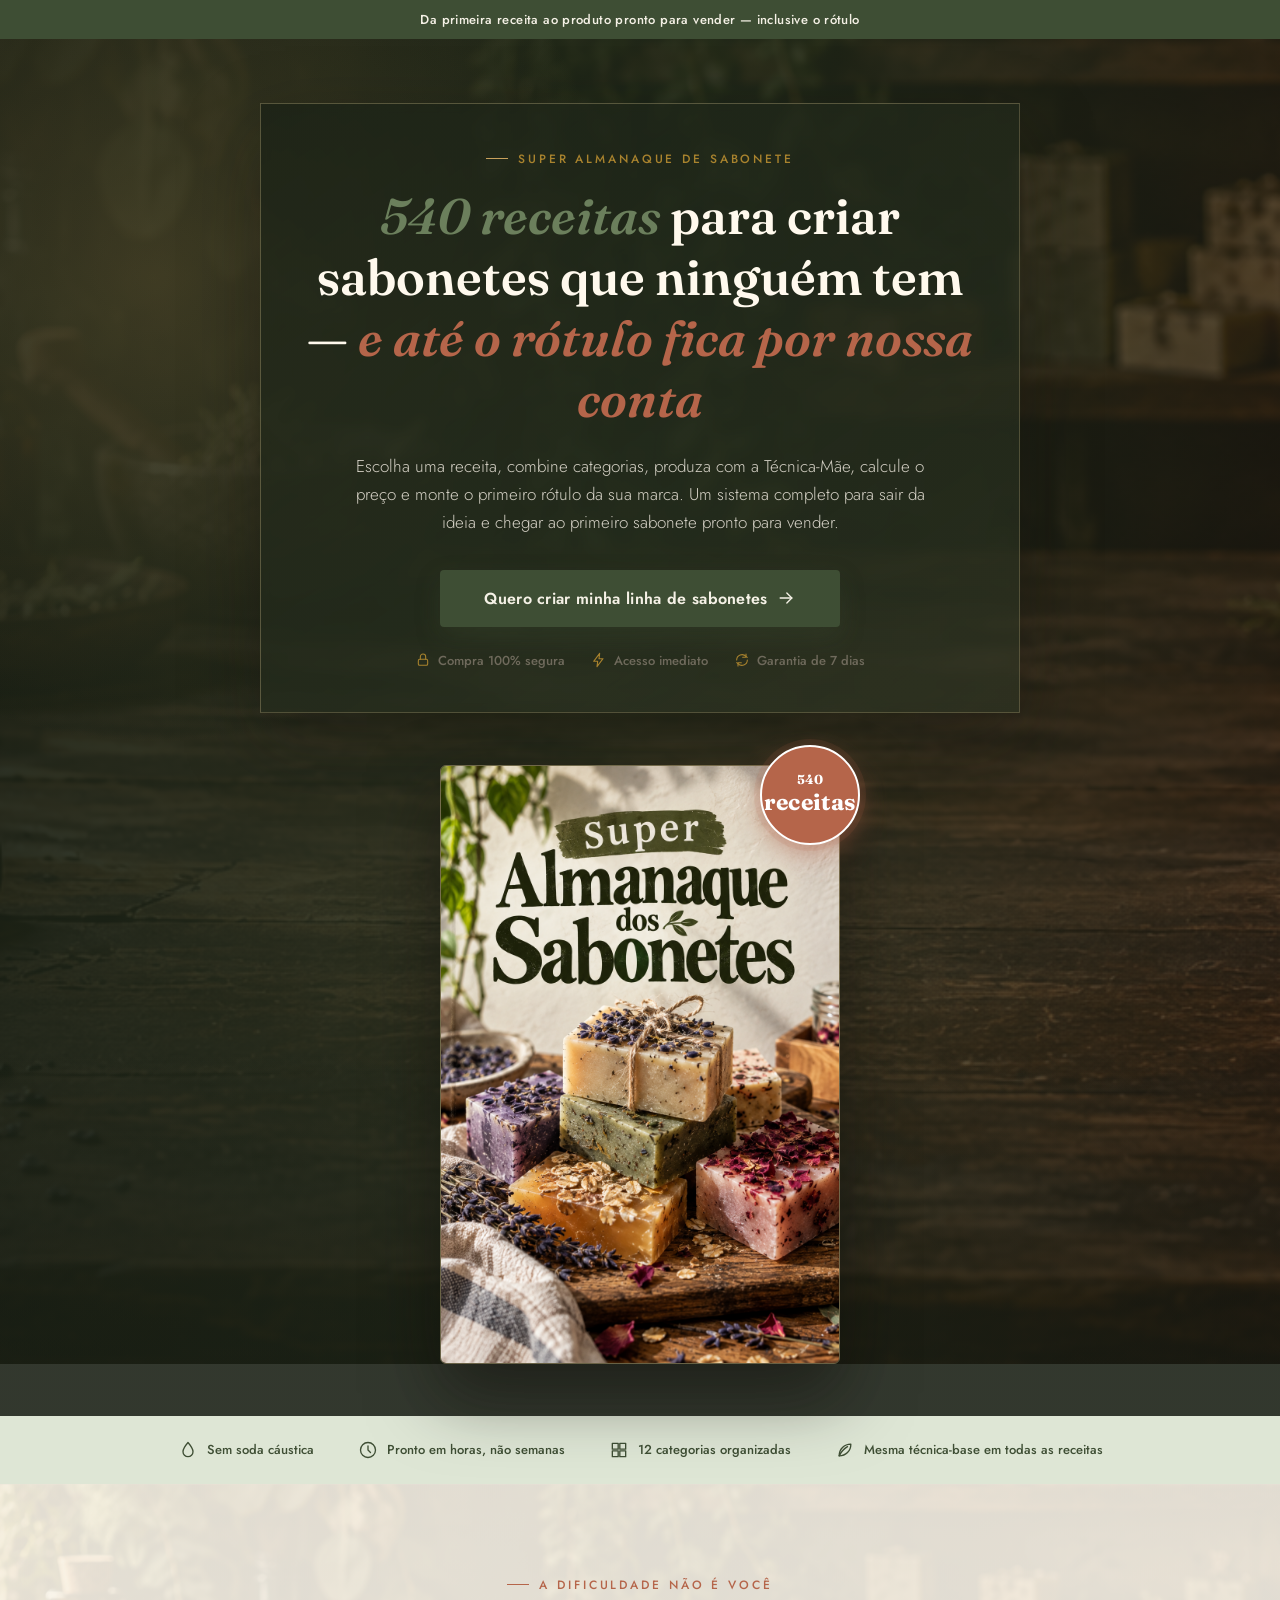
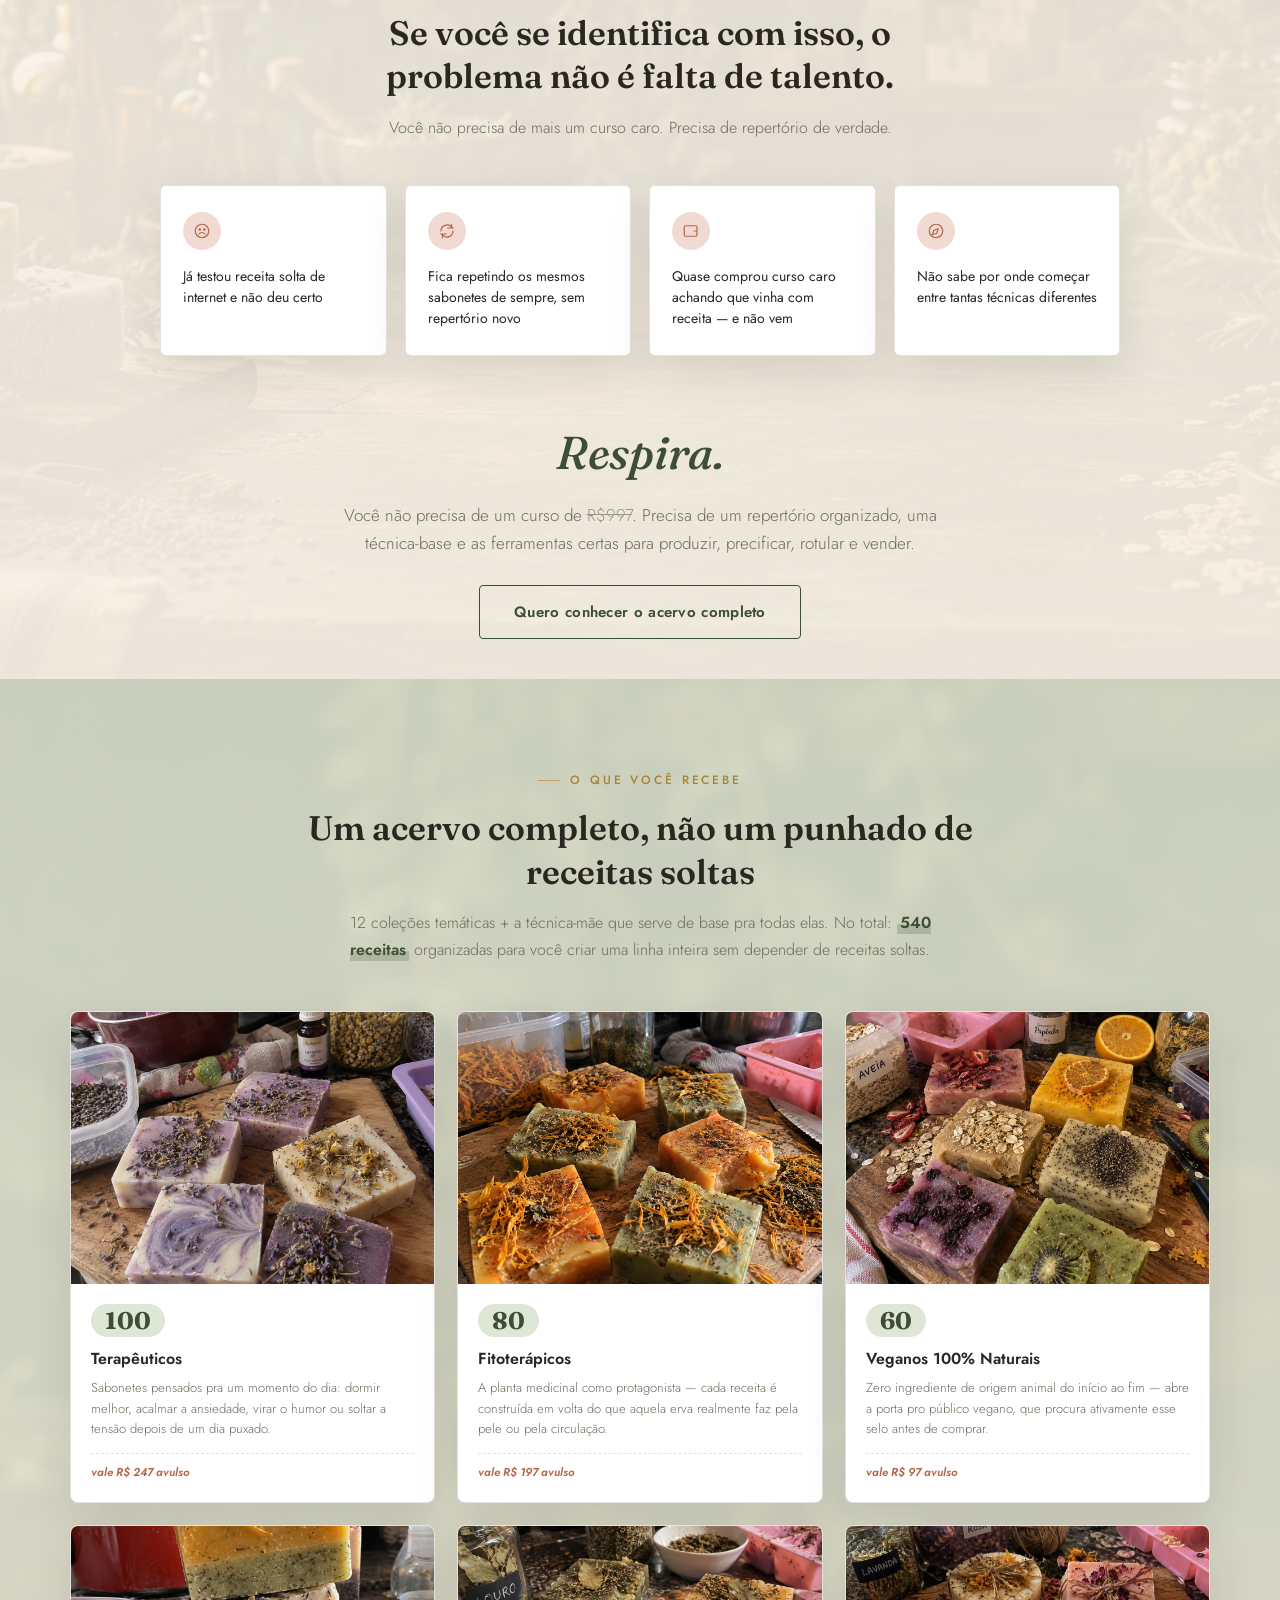
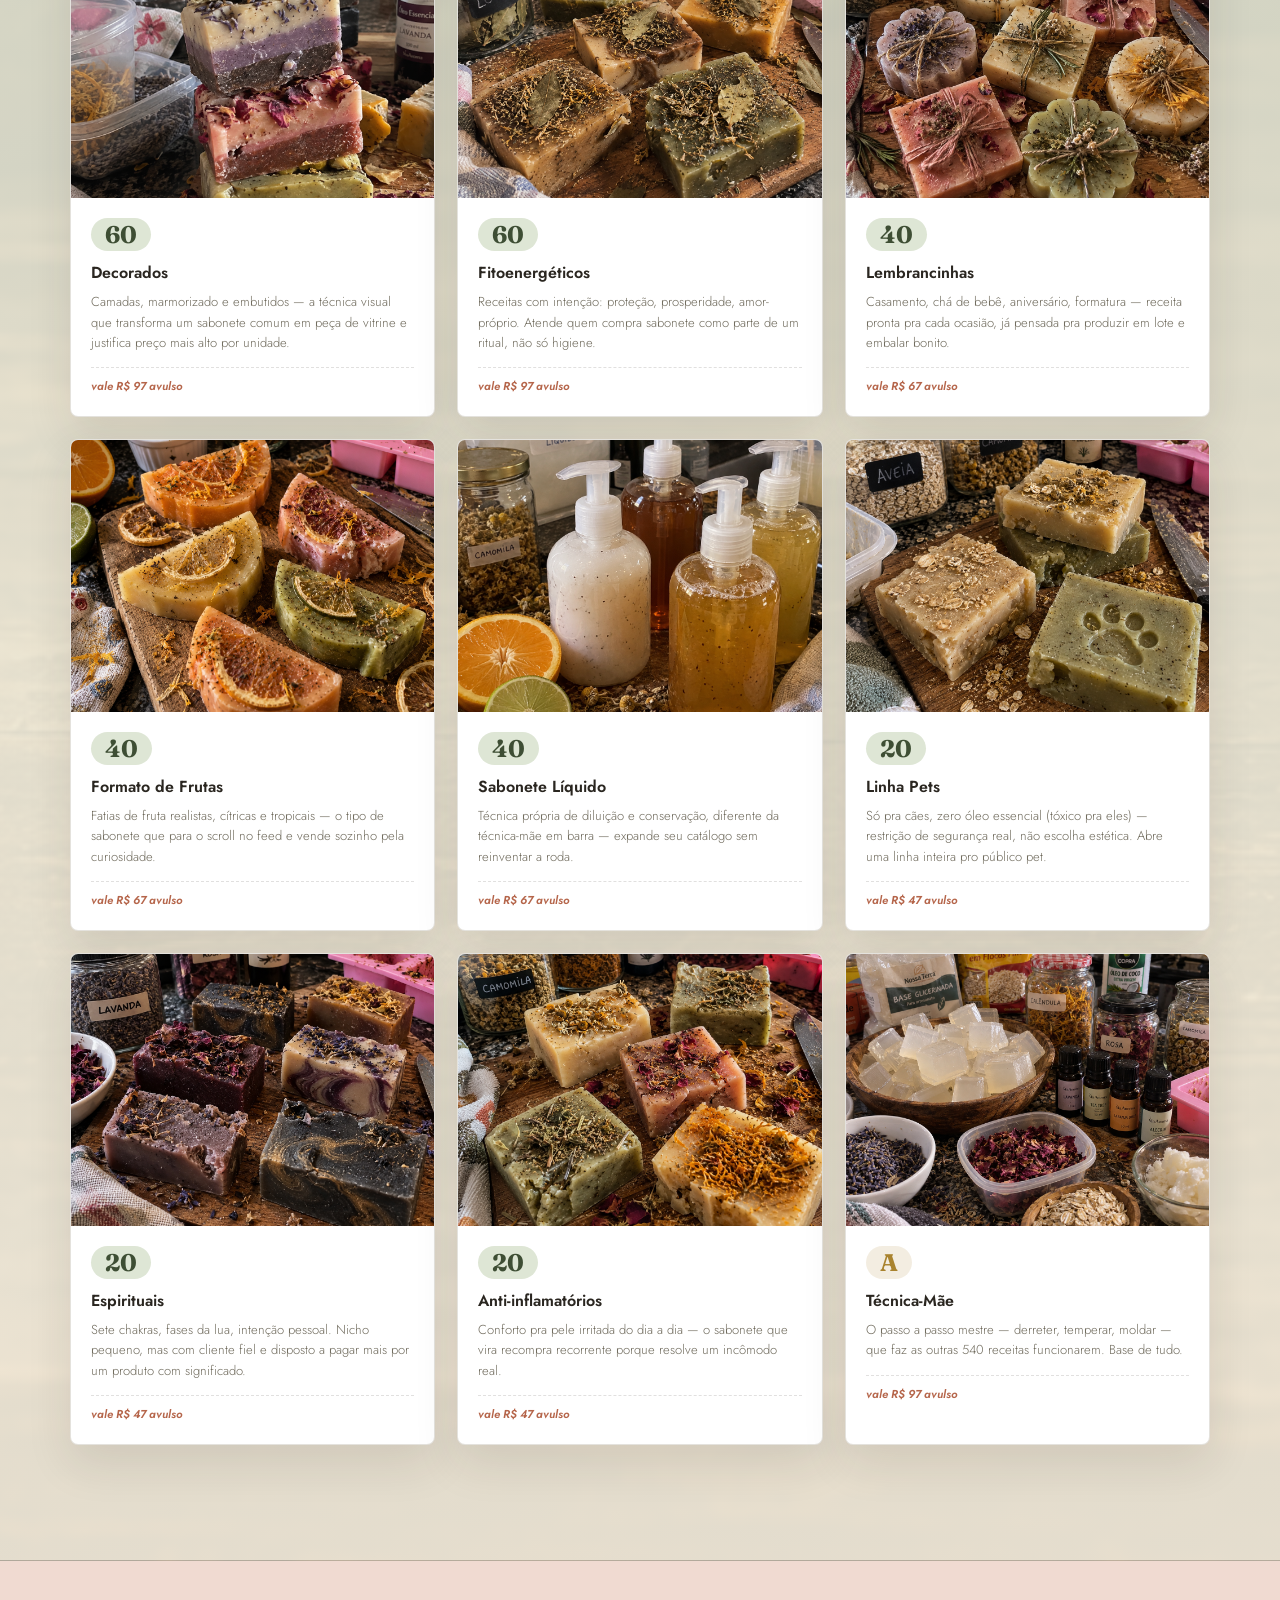
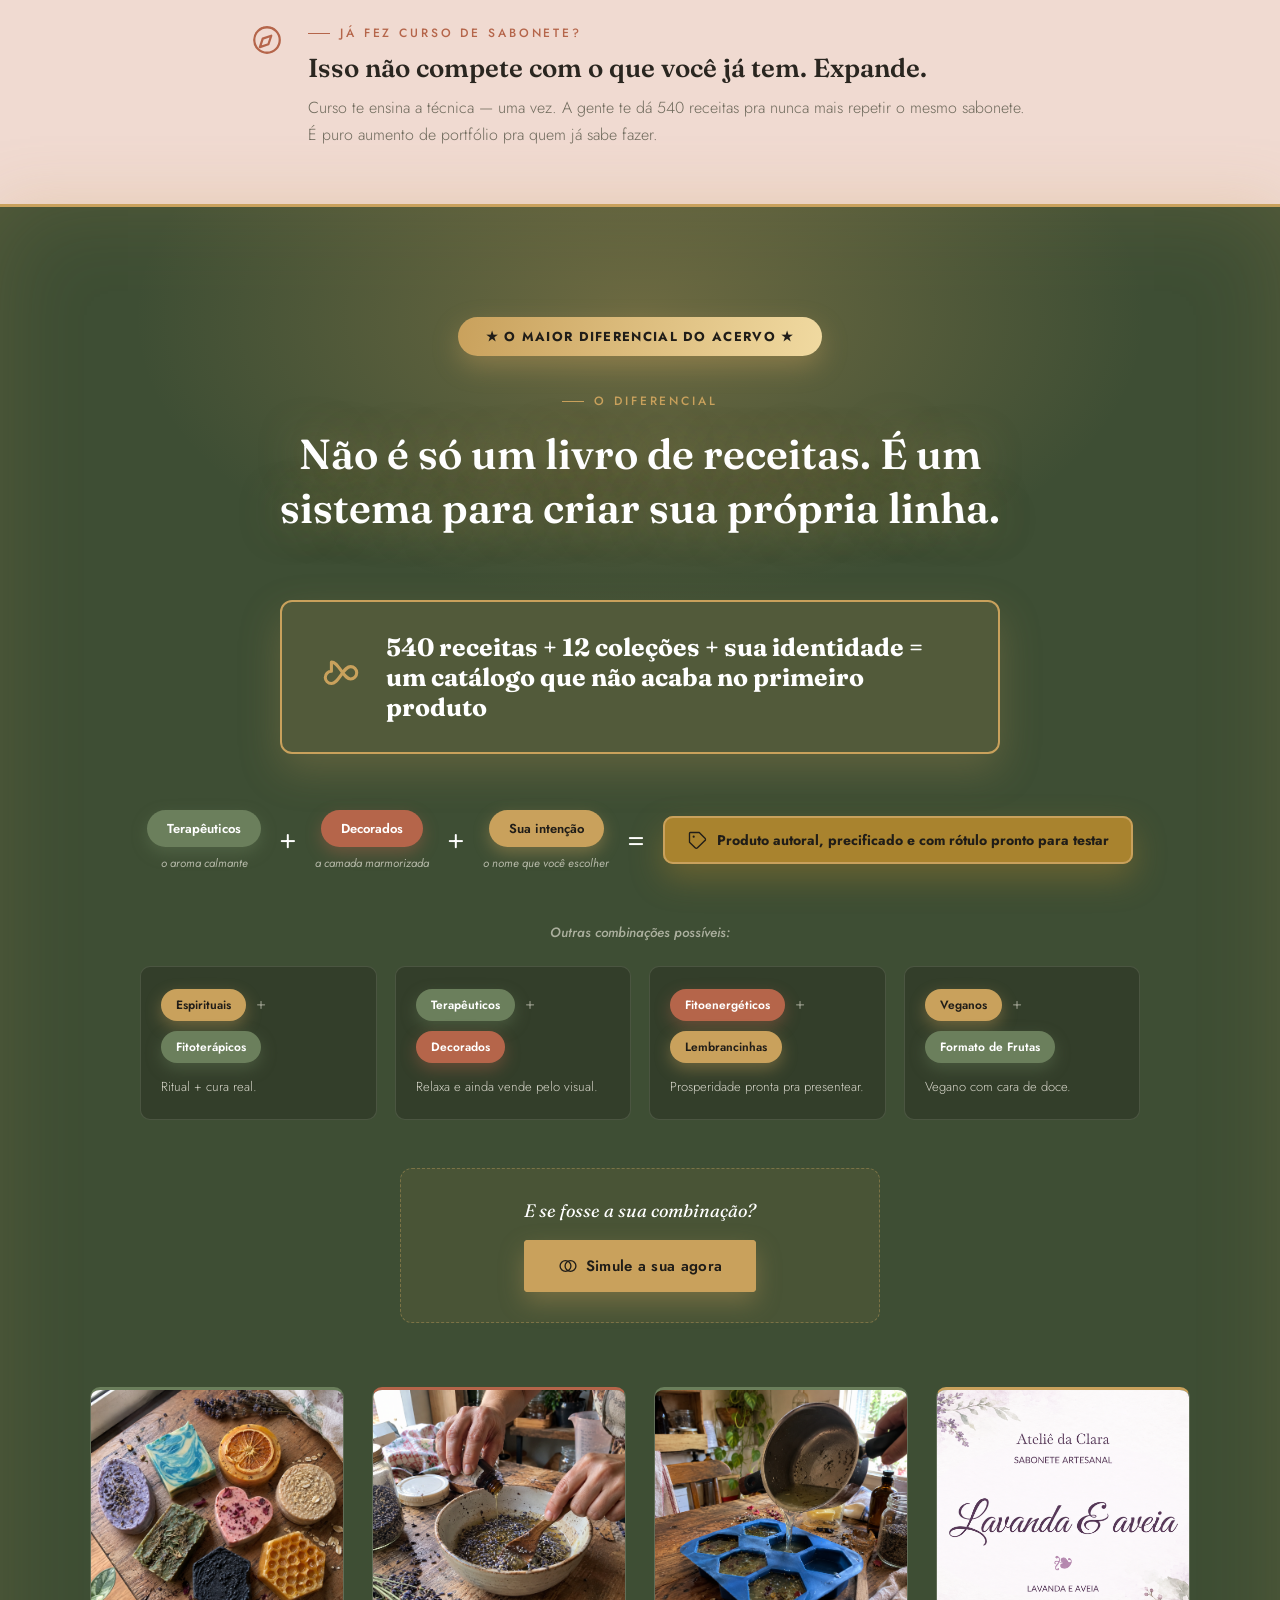
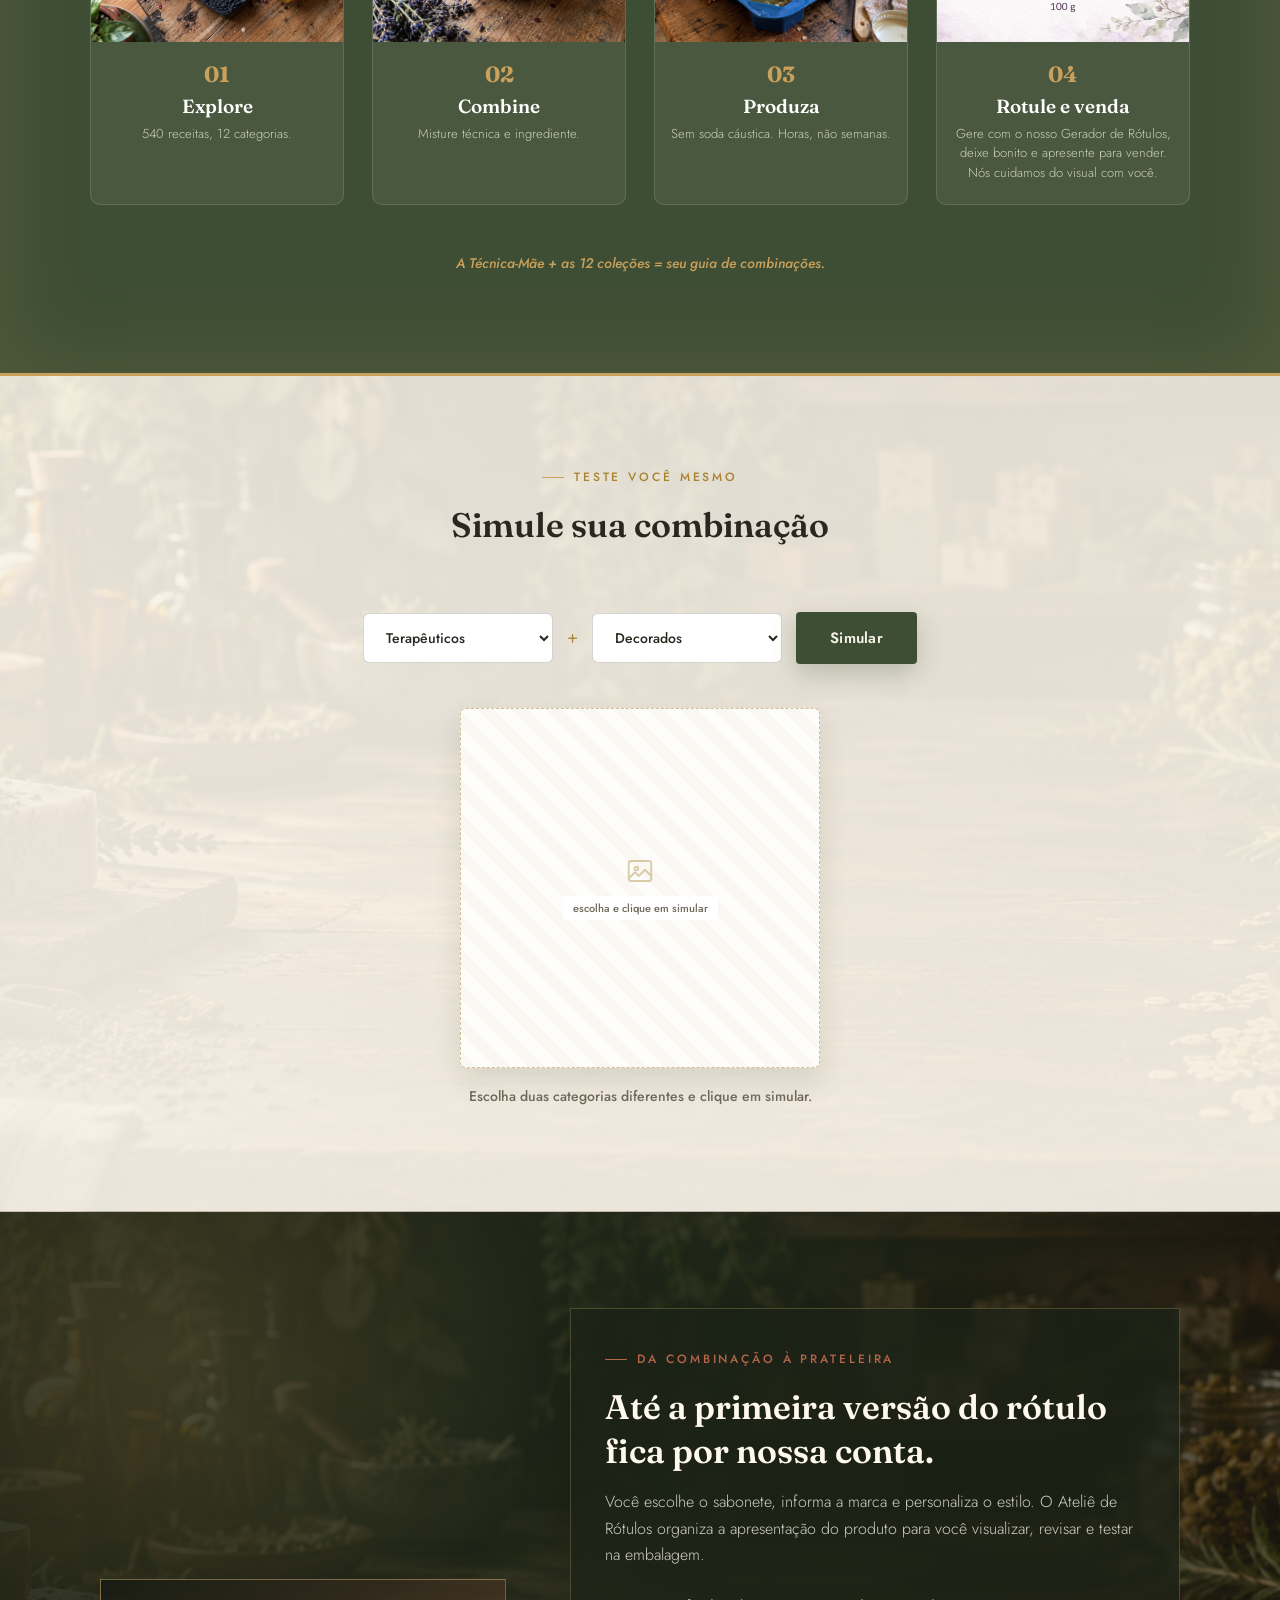
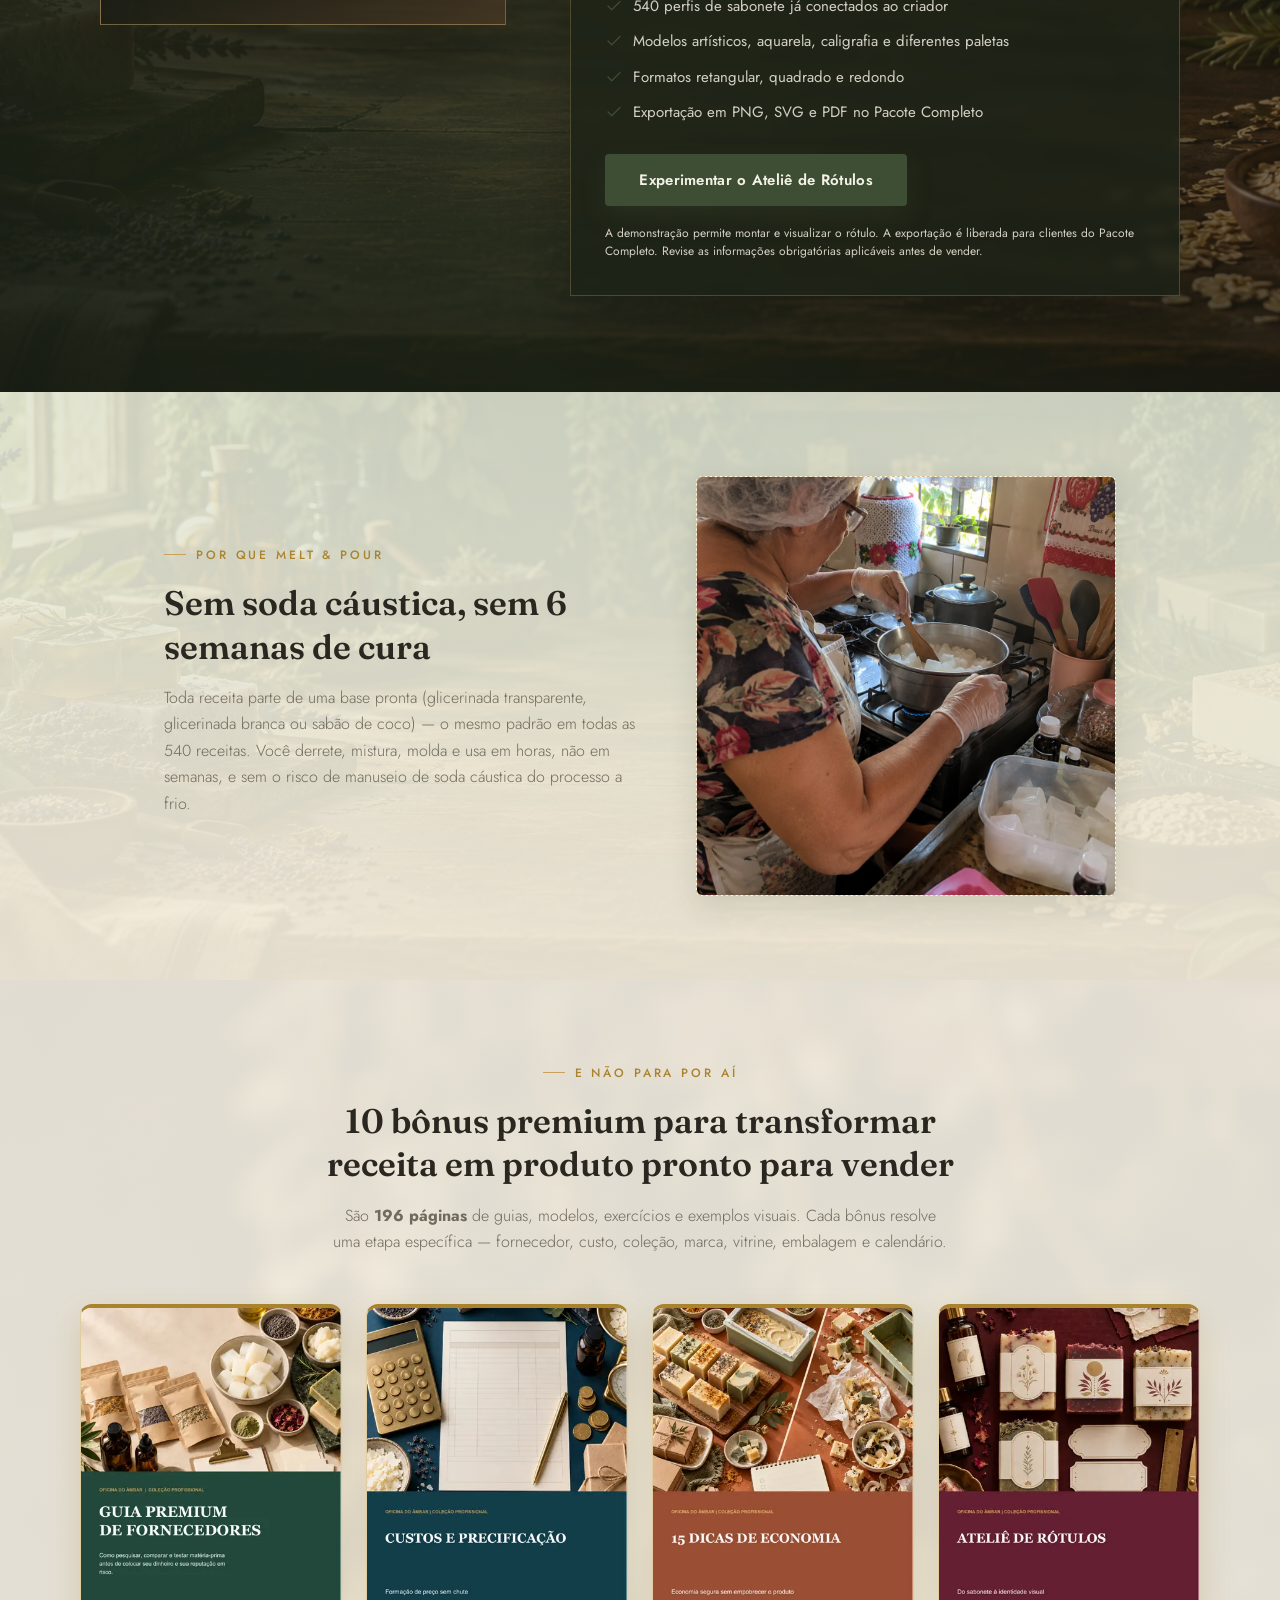
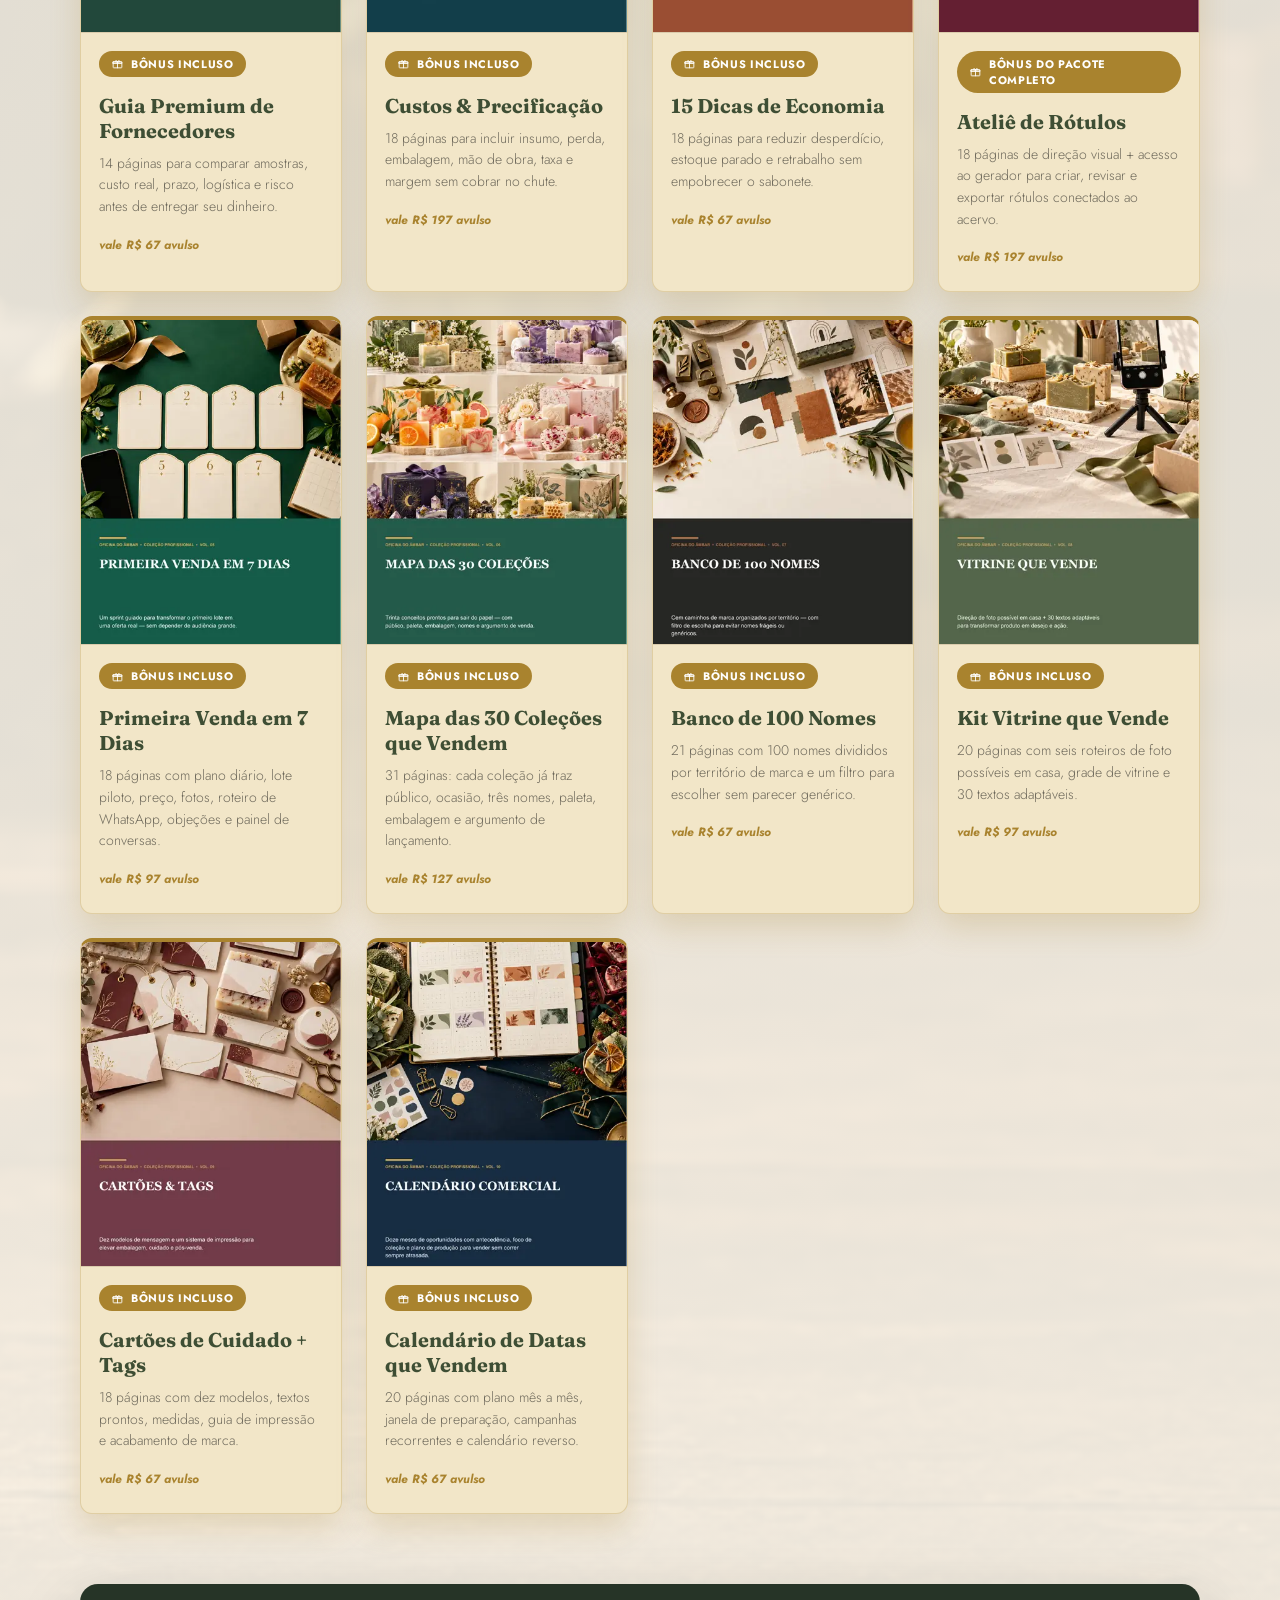
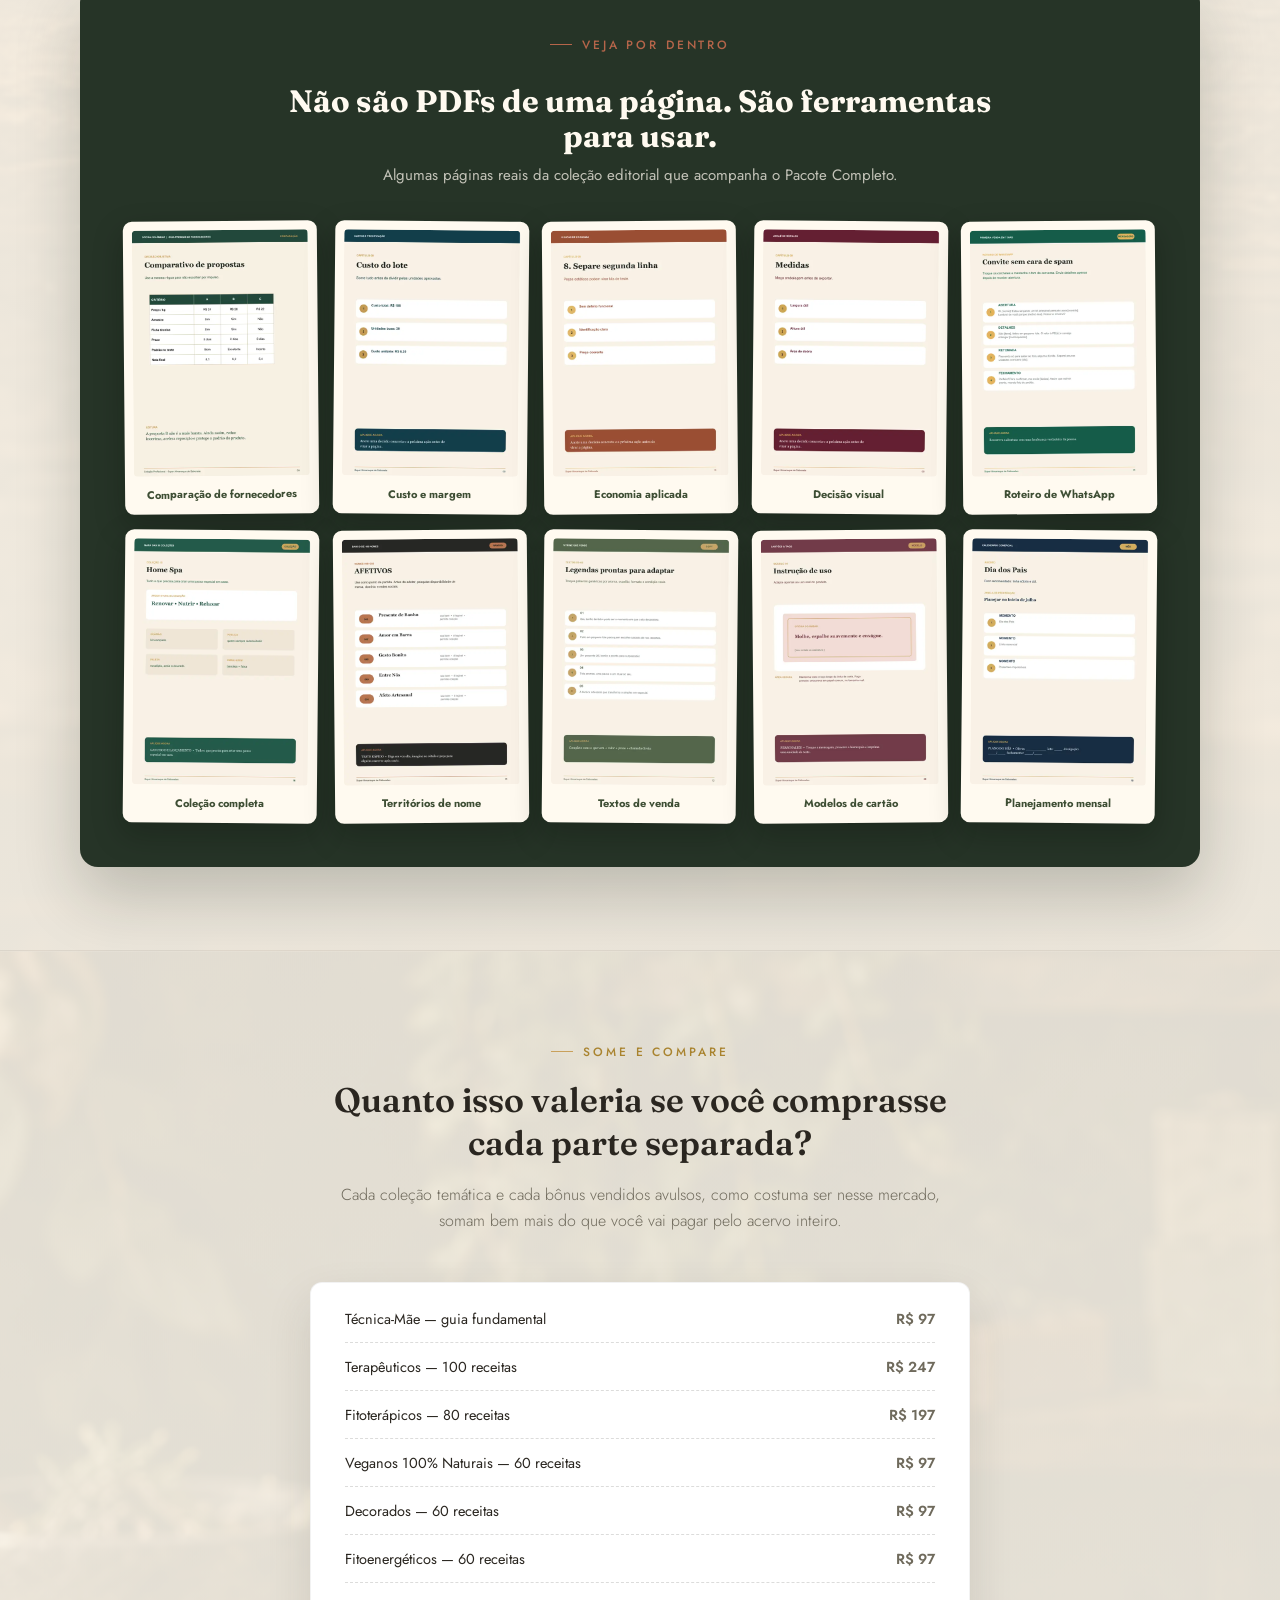
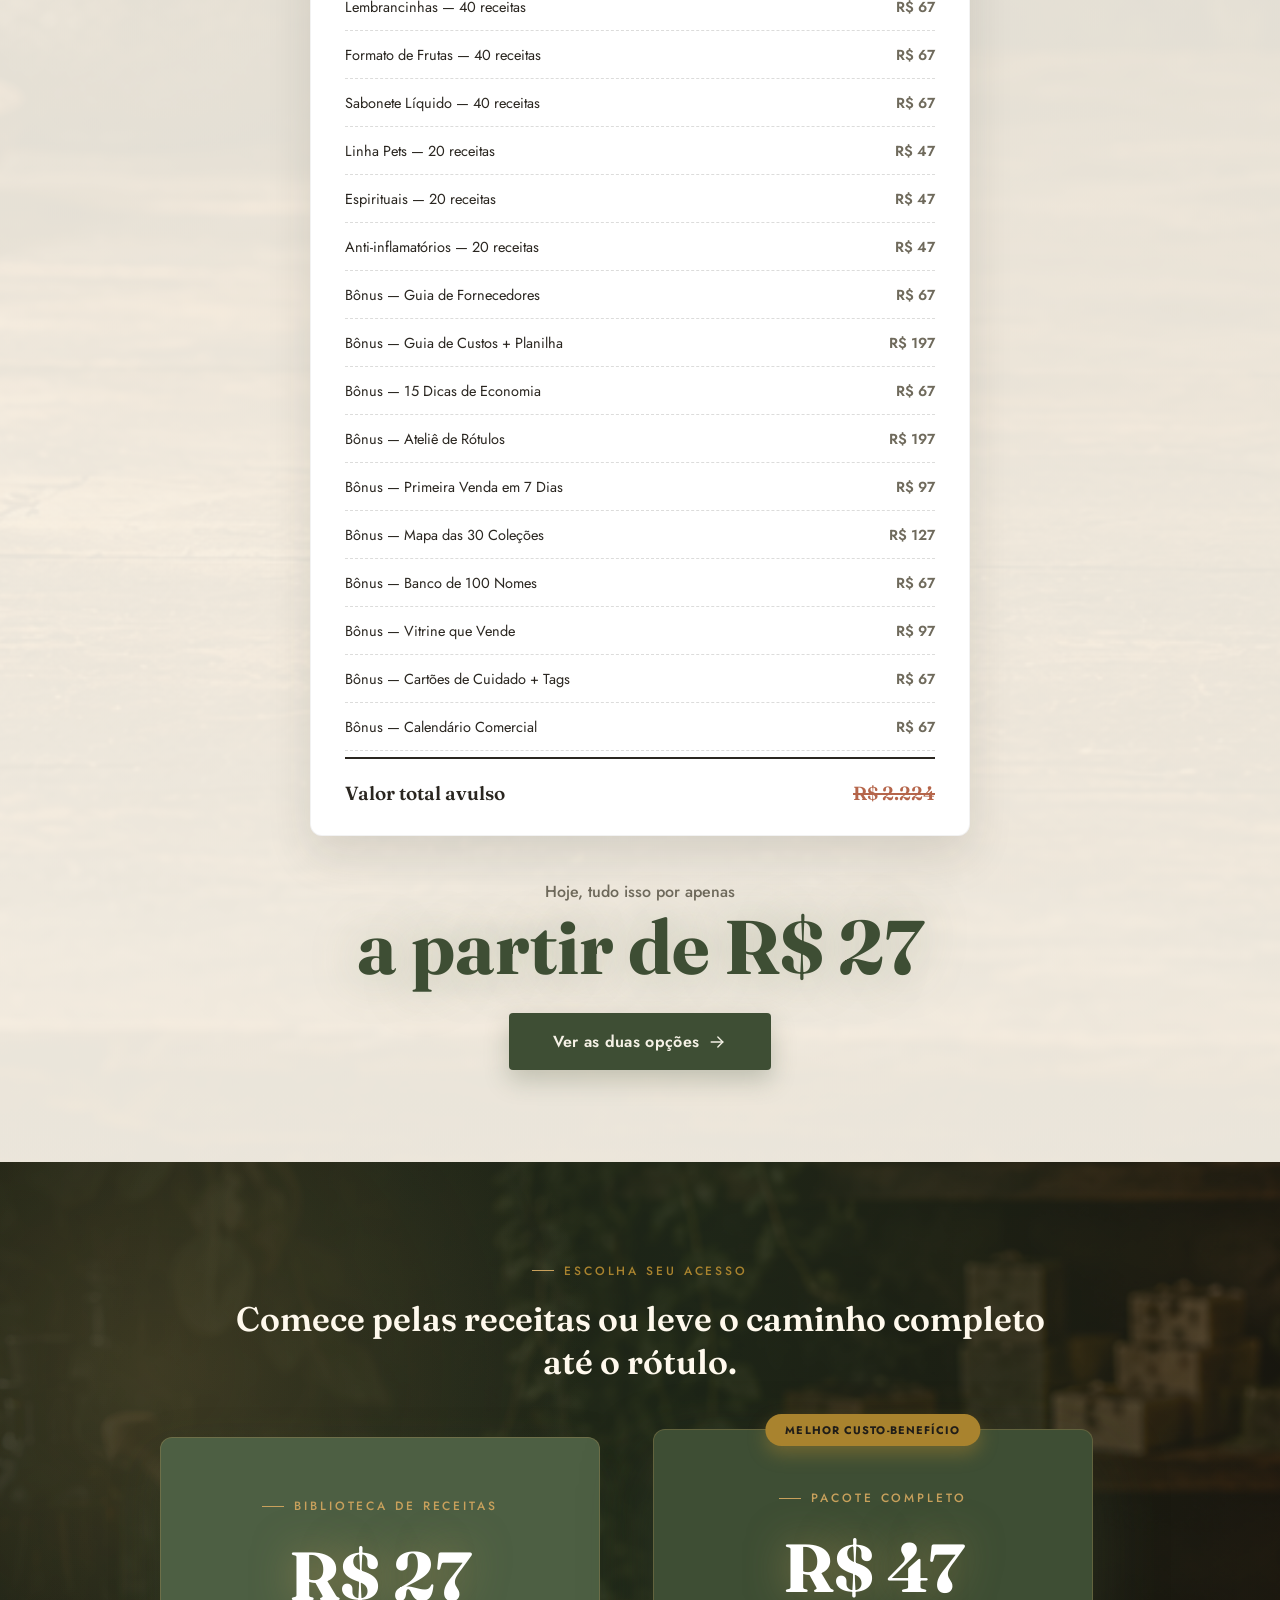
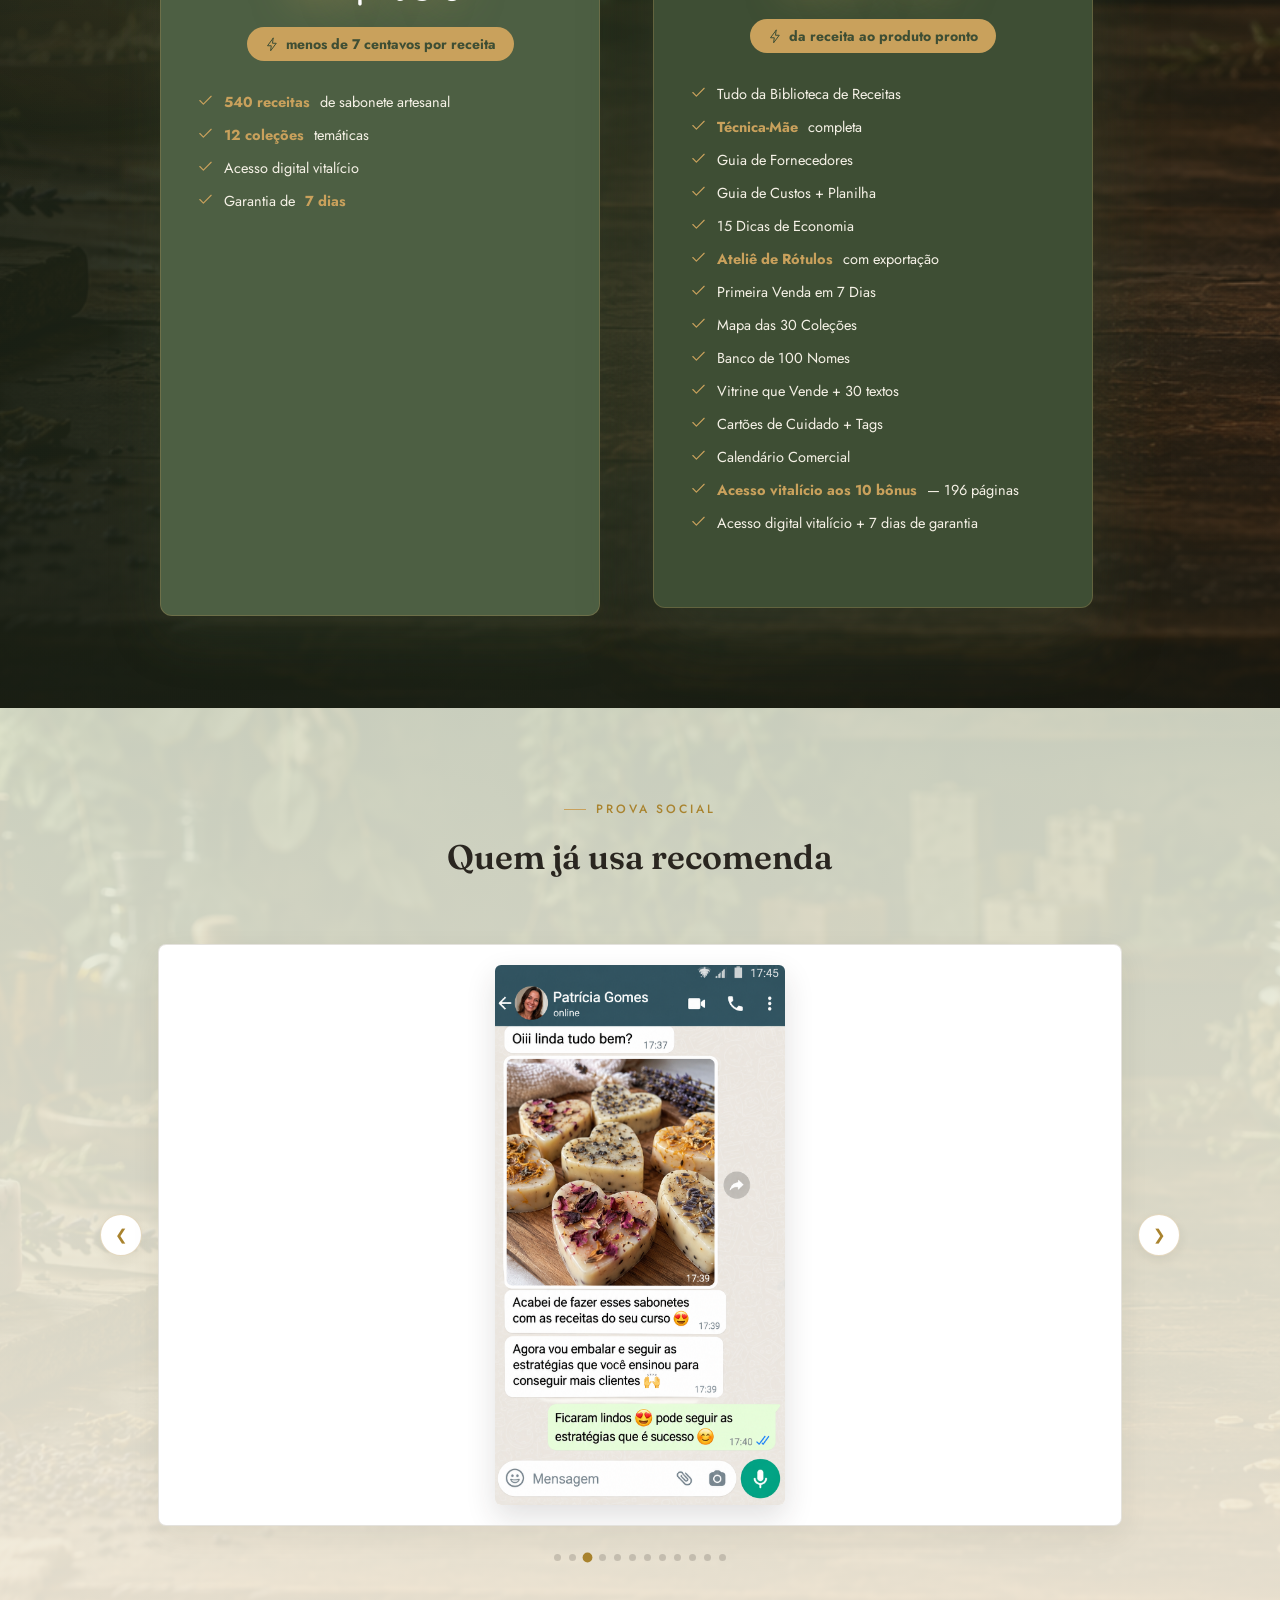
<file: index.html>
<!DOCTYPE html>
<html lang="pt-BR">
<head>
<meta charset="UTF-8">
<meta name="viewport" content="width=device-width, initial-scale=1.0">
<title>Super Almanaque de Sabonete — Da receita ao primeiro rótulo</title>
<link rel="preconnect" href="https://fonts.googleapis.com">
<link rel="preconnect" href="https://fonts.gstatic.com" crossorigin>
<link href="https://fonts.googleapis.com/css2?family=Fraunces:ital,opsz,wght@0,9..144,500;0,9..144,600;1,9..144,500;1,9..144,600&family=Jost:wght@300;400;500;600&display=swap" rel="stylesheet">
  <link rel="stylesheet" href="css/styles.css?v=atelie-3">
</head>
<body>

<svg style="display:none">
  <defs>
    <symbol id="icon-lock" viewBox="0 0 24 24"><rect x="5" y="11" width="14" height="9" rx="2"/><path d="M8 11V7a4 4 0 0 1 8 0v4"/></symbol>
    <symbol id="icon-bolt" viewBox="0 0 24 24"><path d="M13 2 4 14h6l-1 8 9-12h-6l1-8z"/></symbol>
    <symbol id="icon-refresh" viewBox="0 0 24 24"><path d="M4 12a8 8 0 0 1 14-5.3L20 8"/><path d="M20 12a8 8 0 0 1-14 5.3L4 16"/><path d="M18 3v5h-5"/><path d="M6 21v-5h5"/></symbol>
    <symbol id="icon-shield" viewBox="0 0 24 24"><path d="M12 3l7 3v6c0 5-3.3 8-7 9-3.7-1-7-4-7-9V6z"/><path d="M9 12l2 2 4-4"/></symbol>
    <symbol id="icon-check" viewBox="0 0 24 24"><path d="M4 12l5 5L20 6"/></symbol>
    <symbol id="icon-frown" viewBox="0 0 24 24"><circle cx="12" cy="12" r="9"/><circle cx="9" cy="10" r="1"/><circle cx="15" cy="10" r="1"/><path d="M8 16c1.2-1.5 2.6-2 4-2s2.8.5 4 2"/></symbol>
    <symbol id="icon-repeat" viewBox="0 0 24 24"><path d="M4 12a8 8 0 0 1 14-5.3L20 8"/><path d="M20 12a8 8 0 0 1-14 5.3L4 16"/><path d="M18 3v5h-5"/><path d="M6 21v-5h5"/></symbol>
    <symbol id="icon-wallet" viewBox="0 0 24 24"><path d="M3 7a2 2 0 0 1 2-2h13a2 2 0 0 1 2 2v10a2 2 0 0 1-2 2H5a2 2 0 0 1-2-2z"/><path d="M16 12h3"/></symbol>
    <symbol id="icon-compass" viewBox="0 0 24 24"><circle cx="12" cy="12" r="9"/><path d="M15 9l-2 6-6 2 2-6z"/></symbol>
    <symbol id="icon-gift" viewBox="0 0 24 24"><rect x="4" y="9" width="16" height="11" rx="1"/><path d="M4 9h16v3H4z"/><path d="M12 9v11"/><path d="M12 9c-1-3-4-3-4-1s2 1 4 1"/><path d="M12 9c1-3 4-3 4-1s-2 1-4 1"/></symbol>
    <symbol id="icon-leaf" viewBox="0 0 24 24"><path d="M5 19c8 0 14-6 14-14-8 0-14 6-14 14z"/><path d="M5 19c2-4 5-8 10-11"/></symbol>
    <symbol id="icon-droplet" viewBox="0 0 24 24"><path d="M12 3s6 7 6 11a6 6 0 0 1-12 0c0-4 6-11 6-11z"/></symbol>
    <symbol id="icon-clock" viewBox="0 0 24 24"><circle cx="12" cy="12" r="9"/><path d="M12 7v5l3 3"/></symbol>
    <symbol id="icon-grid" viewBox="0 0 24 24"><rect x="4" y="4" width="7" height="7"/><rect x="13" y="4" width="7" height="7"/><rect x="4" y="13" width="7" height="7"/><rect x="13" y="13" width="7" height="7"/></symbol>
    <symbol id="icon-arrow" viewBox="0 0 24 24"><path d="M5 12h14"/><path d="M13 6l6 6-6 6"/></symbol>
    <symbol id="icon-blend" viewBox="0 0 24 24"><circle cx="9" cy="12" r="6.5"/><circle cx="15" cy="12" r="6.5"/></symbol>
    <symbol id="icon-tag" viewBox="0 0 24 24"><path d="M20.59 13.41 12.59 21.41a2 2 0 0 1-2.83 0L3 14.66V4a1 1 0 0 1 1-1h10.66l6.93 6.93a2 2 0 0 1 0 2.83z"/><circle cx="8" cy="8" r="1.3" fill="currentColor" stroke="none"/></symbol>
    <symbol id="icon-infinity" viewBox="0 0 24 24"><path d="M7 9a3.2 3.2 0 1 0 0 6.4c1.6 0 2.7-1.1 5-4.4 2.3-3.3 3.4-4.4 5-4.4a3.2 3.2 0 1 1 0 6.4c-1.6 0-2.7-1.1-5-4.4-2.3-3.3-3.4-4.4-5-4.4z"/></symbol>
  </defs>
</svg>

  <div class="topbar">Da primeira receita ao produto pronto para vender — inclusive o rótulo</div>

  <header class="hero">
    <div class="hero__inner">
      <span class="eyebrow-label">Super Almanaque de Sabonete</span>
      <h1 class="hero__headline"><span class="hl-sage">540 receitas</span> para criar sabonetes que ninguém tem — <span class="hl-terracotta">e até o rótulo fica por nossa conta</span></h1>
      <p class="hero__sub">Escolha uma receita, combine categorias, produza com a Técnica-Mãe, calcule o preço e monte o primeiro rótulo da sua marca. Um sistema completo para sair da ideia e chegar ao primeiro sabonete pronto para vender.</p>
      <a href="#comprar" class="btn btn--primary btn--large">Quero criar minha linha de sabonetes<svg class="icon" style="color:#F5F1E6"><use href="#icon-arrow"/></svg></a>
      <div class="trust-row">
        <span><svg class="icon"><use href="#icon-lock"/></svg>Compra 100% segura</span>
        <span><svg class="icon"><use href="#icon-bolt"/></svg>Acesso imediato</span>
        <span><svg class="icon"><use href="#icon-refresh"/></svg>Garantia de 7 dias</span>
      </div>
    </div>

    <div class="hero__image-wrap">
      <div class="hero__image-card">
        <img src="assets/capa/capa-produto.jpg" alt="Super Almanaque dos Sabonetes">
      </div>
      <div class="hero__badge">540<strong>receitas</strong></div>
    </div>
  </header>

  <div class="trust-strip">
    <div class="trust-strip__inner">
      <span class="trust-strip__item"><svg class="icon"><use href="#icon-droplet"/></svg>Sem soda cáustica</span>
      <span class="trust-strip__item"><svg class="icon"><use href="#icon-clock"/></svg>Pronto em horas, não semanas</span>
      <span class="trust-strip__item"><svg class="icon"><use href="#icon-grid"/></svg>12 categorias organizadas</span>
      <span class="trust-strip__item"><svg class="icon"><use href="#icon-leaf"/></svg>Mesma técnica-base em todas as receitas</span>
    </div>
  </div>

  <section class="pain">
    <div class="pain__header">
      <span class="eyebrow-label eyebrow-label--terracotta">A dificuldade não é você</span>
      <h2 class="section-title">Se você se identifica com isso, o problema não é falta de talento.</h2>
      <p class="section-lead">Você não precisa de mais um curso caro. Precisa de repertório de verdade.</p>
    </div>
    <div class="pain-grid">
      <div class="pain-card"><div class="pain-card__icon"><svg class="icon"><use href="#icon-frown"/></svg></div>Já testou receita solta de internet e não deu certo</div>
      <div class="pain-card"><div class="pain-card__icon"><svg class="icon"><use href="#icon-repeat"/></svg></div>Fica repetindo os mesmos sabonetes de sempre, sem repertório novo</div>
      <div class="pain-card"><div class="pain-card__icon"><svg class="icon"><use href="#icon-wallet"/></svg></div>Quase comprou curso caro achando que vinha com receita — e não vem</div>
      <div class="pain-card"><div class="pain-card__icon"><svg class="icon"><use href="#icon-compass"/></svg></div>Não sabe por onde começar entre tantas técnicas diferentes</div>
    </div>

    <div class="breathe">
      <h3>Respira.</h3>
      <p>Você não precisa de um curso de <span class="price-strike">R$997</span>. Precisa de um repertório organizado, uma técnica-base e as ferramentas certas para produzir, precificar, rotular e vender.</p>
      <a href="#comprar" class="btn btn--outline">Quero conhecer o acervo completo</a>
    </div>
  </section>

  <section class="reveal" id="acervo">
    <div class="reveal__header">
      <span class="eyebrow-label">O que você recebe</span>
      <h2 class="section-title">Um acervo completo, não um punhado de receitas soltas</h2>
      <p class="section-lead">12 coleções temáticas + a técnica-mãe que serve de base pra todas elas. No total: <span class="value-mark">540 receitas</span> organizadas para você criar uma linha inteira sem depender de receitas soltas.</p>
    </div>

    <div class="cat-grid">
      <div class="cat-card">
        <div class="cat-card__photo"><img src="assets/categorias/categoria-b.jpg?v=2" alt="Sabonetes Terapêuticos" loading="lazy"></div>
        <div class="cat-card__body">
          <span class="cat-card__count">100</span>
          <span class="cat-card__label">Terapêuticos</span>
          <p class="cat-card__desc">Sabonetes pensados pra um momento do dia: dormir melhor, acalmar a ansiedade, virar o humor ou soltar a tensão depois de um dia puxado.</p>
          <span class="cat-card__value">vale R$ 247 avulso</span>
        </div>
      </div>
      <div class="cat-card">
        <div class="cat-card__photo"><img src="assets/categorias/categoria-c.jpg?v=2" alt="Sabonetes Fitoterápicos" loading="lazy"></div>
        <div class="cat-card__body">
          <span class="cat-card__count">80</span>
          <span class="cat-card__label">Fitoterápicos</span>
          <p class="cat-card__desc">A planta medicinal como protagonista — cada receita é construída em volta do que aquela erva realmente faz pela pele ou pela circulação.</p>
          <span class="cat-card__value">vale R$ 197 avulso</span>
        </div>
      </div>
      <div class="cat-card">
        <div class="cat-card__photo"><img src="assets/categorias/categoria-d.jpg?v=2" alt="Sabonetes Veganos 100% Naturais" loading="lazy"></div>
        <div class="cat-card__body">
          <span class="cat-card__count">60</span>
          <span class="cat-card__label">Veganos 100% Naturais</span>
          <p class="cat-card__desc">Zero ingrediente de origem animal do início ao fim — abre a porta pro público vegano, que procura ativamente esse selo antes de comprar.</p>
          <span class="cat-card__value">vale R$ 97 avulso</span>
        </div>
      </div>
      <div class="cat-card">
        <div class="cat-card__photo"><img src="assets/categorias/categoria-e.jpg?v=2" alt="Sabonetes Decorados" loading="lazy"></div>
        <div class="cat-card__body">
          <span class="cat-card__count">60</span>
          <span class="cat-card__label">Decorados</span>
          <p class="cat-card__desc">Camadas, marmorizado e embutidos — a técnica visual que transforma um sabonete comum em peça de vitrine e justifica preço mais alto por unidade.</p>
          <span class="cat-card__value">vale R$ 97 avulso</span>
        </div>
      </div>
      <div class="cat-card">
        <div class="cat-card__photo"><img src="assets/categorias/categoria-f.jpg?v=2" alt="Sabonetes Fitoenergéticos" loading="lazy"></div>
        <div class="cat-card__body">
          <span class="cat-card__count">60</span>
          <span class="cat-card__label">Fitoenergéticos</span>
          <p class="cat-card__desc">Receitas com intenção: proteção, prosperidade, amor-próprio. Atende quem compra sabonete como parte de um ritual, não só higiene.</p>
          <span class="cat-card__value">vale R$ 97 avulso</span>
        </div>
      </div>
      <div class="cat-card">
        <div class="cat-card__photo"><img src="assets/categorias/categoria-g.jpg?v=2" alt="Sabonetes para Lembrancinhas" loading="lazy"></div>
        <div class="cat-card__body">
          <span class="cat-card__count">40</span>
          <span class="cat-card__label">Lembrancinhas</span>
          <p class="cat-card__desc">Casamento, chá de bebê, aniversário, formatura — receita pronta pra cada ocasião, já pensada pra produzir em lote e embalar bonito.</p>
          <span class="cat-card__value">vale R$ 67 avulso</span>
        </div>
      </div>
      <div class="cat-card">
        <div class="cat-card__photo"><img src="assets/categorias/categoria-h.jpg?v=2" alt="Sabonetes em Formato de Frutas" loading="lazy"></div>
        <div class="cat-card__body">
          <span class="cat-card__count">40</span>
          <span class="cat-card__label">Formato de Frutas</span>
          <p class="cat-card__desc">Fatias de fruta realistas, cítricas e tropicais — o tipo de sabonete que para o scroll no feed e vende sozinho pela curiosidade.</p>
          <span class="cat-card__value">vale R$ 67 avulso</span>
        </div>
      </div>
      <div class="cat-card">
        <div class="cat-card__photo"><img src="assets/categorias/categoria-i.jpg?v=2" alt="Sabonete Líquido" loading="lazy"></div>
        <div class="cat-card__body">
          <span class="cat-card__count">40</span>
          <span class="cat-card__label">Sabonete Líquido</span>
          <p class="cat-card__desc">Técnica própria de diluição e conservação, diferente da técnica-mãe em barra — expande seu catálogo sem reinventar a roda.</p>
          <span class="cat-card__value">vale R$ 67 avulso</span>
        </div>
      </div>
      <div class="cat-card">
        <div class="cat-card__photo"><img src="assets/categorias/categoria-j.jpg?v=2" alt="Linha Pets" loading="lazy"></div>
        <div class="cat-card__body">
          <span class="cat-card__count">20</span>
          <span class="cat-card__label">Linha Pets</span>
          <p class="cat-card__desc">Só pra cães, zero óleo essencial (tóxico pra eles) — restrição de segurança real, não escolha estética. Abre uma linha inteira pro público pet.</p>
          <span class="cat-card__value">vale R$ 47 avulso</span>
        </div>
      </div>
      <div class="cat-card">
        <div class="cat-card__photo"><img src="assets/categorias/categoria-k.jpg?v=2" alt="Sabonetes Espirituais" loading="lazy"></div>
        <div class="cat-card__body">
          <span class="cat-card__count">20</span>
          <span class="cat-card__label">Espirituais</span>
          <p class="cat-card__desc">Sete chakras, fases da lua, intenção pessoal. Nicho pequeno, mas com cliente fiel e disposto a pagar mais por um produto com significado.</p>
          <span class="cat-card__value">vale R$ 47 avulso</span>
        </div>
      </div>
      <div class="cat-card">
        <div class="cat-card__photo"><img src="assets/categorias/categoria-l.jpg?v=2" alt="Sabonetes Anti-inflamatórios" loading="lazy"></div>
        <div class="cat-card__body">
          <span class="cat-card__count">20</span>
          <span class="cat-card__label">Anti-inflamatórios</span>
          <p class="cat-card__desc">Conforto pra pele irritada do dia a dia — o sabonete que vira recompra recorrente porque resolve um incômodo real.</p>
          <span class="cat-card__value">vale R$ 47 avulso</span>
        </div>
      </div>
      <div class="cat-card cat-card--tecnica">
        <div class="cat-card__photo"><img src="assets/categorias/categoria-a.jpg?v=2" alt="Técnica-Mãe" loading="lazy"></div>
        <div class="cat-card__body">
          <span class="cat-card__count">A</span>
          <span class="cat-card__label">Técnica-Mãe</span>
          <p class="cat-card__desc">O passo a passo mestre — derreter, temperar, moldar — que faz as outras 540 receitas funcionarem. Base de tudo.</p>
          <span class="cat-card__value">vale R$ 97 avulso</span>
        </div>
      </div>
    </div>
  </section>

  <section class="objection">
    <div class="objection__card">
      <svg class="icon objection__icon"><use href="#icon-compass"/></svg>
      <div>
        <span class="eyebrow-label eyebrow-label--terracotta">Já fez curso de sabonete?</span>
        <h2 class="section-title">Isso não compete com o que você já tem. Expande.</h2>
        <p class="section-lead">Curso te ensina a técnica — uma vez. A gente te dá 540 receitas pra nunca mais repetir o mesmo sabonete. É puro aumento de portfólio pra quem já sabe fazer.</p>
      </div>
    </div>
  </section>

  <section class="mechanism mechanism--spotlight">
    <div class="mechanism__glow"></div>
    <span class="mechanism__ribbon">★ O maior diferencial do acervo ★</span>
    <div class="reveal__header">
      <span class="eyebrow-label">O diferencial</span>
      <h2 class="section-title mechanism__title">Não é só um livro de receitas. É um sistema para criar sua própria linha.</h2>
    </div>

    <div class="mechanism-stat mechanism-stat--big">
      <svg class="icon mechanism-stat__icon"><use href="#icon-infinity"/></svg>
      <span class="mechanism-stat__number">540 receitas + 12 coleções + sua identidade = um catálogo que não acaba no primeiro produto</span>
    </div>

    <div class="mechanism-formula">
      <div class="mechanism-formula__piece">
        <span class="tag-chip tag-chip--solid-sage">Terapêuticos</span>
        <span class="mechanism-formula__hint">o aroma calmante</span>
      </div>
      <span class="mechanism-formula__op">+</span>
      <div class="mechanism-formula__piece">
        <span class="tag-chip tag-chip--solid-terracotta">Decorados</span>
        <span class="mechanism-formula__hint">a camada marmorizada</span>
      </div>
      <span class="mechanism-formula__op">+</span>
      <div class="mechanism-formula__piece">
        <span class="tag-chip tag-chip--solid-gold">Sua intenção</span>
        <span class="mechanism-formula__hint">o nome que você escolher</span>
      </div>
      <span class="mechanism-formula__op">=</span>
      <div class="mechanism-formula__result mechanism-formula__result--glow">
        <svg class="icon"><use href="#icon-tag"/></svg>
        <span>Produto autoral, precificado e com rótulo pronto para testar</span>
      </div>
    </div>

    <div class="combo-examples">
      <p class="combo-examples__label">Outras combinações possíveis:</p>
      <div class="combo-examples__grid">
        <div class="combo-example">
          <div class="combo-example__pair">
            <span class="tag-chip tag-chip--solid-gold">Espirituais</span>
            <span class="combo-example__plus">+</span>
            <span class="tag-chip tag-chip--solid-sage">Fitoterápicos</span>
          </div>
          <p class="combo-example__result">Ritual + cura real.</p>
        </div>
        <div class="combo-example">
          <div class="combo-example__pair">
            <span class="tag-chip tag-chip--solid-sage">Terapêuticos</span>
            <span class="combo-example__plus">+</span>
            <span class="tag-chip tag-chip--solid-terracotta">Decorados</span>
          </div>
          <p class="combo-example__result">Relaxa e ainda vende pelo visual.</p>
        </div>
        <div class="combo-example">
          <div class="combo-example__pair">
            <span class="tag-chip tag-chip--solid-terracotta">Fitoenergéticos</span>
            <span class="combo-example__plus">+</span>
            <span class="tag-chip tag-chip--solid-gold">Lembrancinhas</span>
          </div>
          <p class="combo-example__result">Prosperidade pronta pra presentear.</p>
        </div>
        <div class="combo-example">
          <div class="combo-example__pair">
            <span class="tag-chip tag-chip--solid-gold">Veganos</span>
            <span class="combo-example__plus">+</span>
            <span class="tag-chip tag-chip--solid-sage">Formato de Frutas</span>
          </div>
          <p class="combo-example__result">Vegano com cara de doce.</p>
        </div>
      </div>
    </div>

    <div class="mechanism-sim-cta">
      <p>E se fosse a sua combinação?</p>
      <a href="#simulador" class="btn btn--primary mechanism-sim-cta__btn">
        <svg class="icon"><use href="#icon-blend"/></svg>
        Simule a sua agora
      </a>
    </div>

    <div class="mechanism-steps">
      <div class="mechanism-step mechanism-step--sage">
        <div class="mechanism-step__photo"><img src="assets/mecanismo/etapa-01-explorar.jpg?v=2" alt="Explore o repertório" loading="lazy"></div>
        <span class="mechanism-step__num">01</span>
        <h3>Explore</h3>
        <p>540 receitas, 12 categorias.</p>
      </div>
      <div class="mechanism-step mechanism-step--terracotta">
        <div class="mechanism-step__photo"><img src="assets/mecanismo/etapa-02-combinar.jpg?v=2" alt="Combine e crie sua fórmula" loading="lazy"></div>
        <span class="mechanism-step__num">02</span>
        <h3>Combine</h3>
        <p>Misture técnica e ingrediente.</p>
      </div>
      <div class="mechanism-step mechanism-step--sage">
        <div class="mechanism-step__photo"><img src="assets/mecanismo/etapa-03-produzir.jpg?v=2" alt="Produza com segurança" loading="lazy"></div>
        <span class="mechanism-step__num">03</span>
        <h3>Produza</h3>
        <p>Sem soda cáustica. Horas, não semanas.</p>
      </div>
      <div class="mechanism-step mechanism-step--gold">
        <div class="mechanism-step__photo"><img src="assets/rotulos/exemplo-rotulo-sabonete.png" alt="Rótulo padrão criado com o Gerador de Rótulos da Oficina" loading="lazy"></div>
        <span class="mechanism-step__num">04</span>
        <h3>Rotule e venda</h3>
        <p>Gere com o nosso Gerador de Rótulos, deixe bonito e apresente para vender. Nós cuidamos do visual com você.</p>
      </div>
    </div>

    <p class="mechanism-note">A Técnica-Mãe + as 12 coleções = seu guia de combinações.</p>
  </section>

  <section class="simulator" id="simulador">
    <div class="reveal__header">
      <span class="eyebrow-label">Teste você mesmo</span>
      <h2 class="section-title">Simule sua combinação</h2>
    </div>

    <div class="simulator__controls">
      <select id="simCatA" class="simulator__select" aria-label="Primeira categoria"></select>
      <span class="simulator__plus">+</span>
      <select id="simCatB" class="simulator__select" aria-label="Segunda categoria"></select>
      <button id="simGo" class="btn btn--primary">Simular</button>
    </div>

    <div class="simulator__result" id="simResult">
      <div class="simulator__stage">
        <span class="simulator__smoke simulator__smoke--1"></span>
        <span class="simulator__smoke simulator__smoke--2"></span>
        <span class="simulator__smoke simulator__smoke--3"></span>
        <div class="img-placeholder img-placeholder--square simulator__result-img" id="simResultImg" data-label="escolha e clique em simular"></div>
      </div>
      <p class="simulator__caption" id="simCaption">Escolha duas categorias diferentes e clique em simular.</p>
    </div>
  </section>

  <section class="label-studio" id="rotulos">
    <div class="label-studio__inner">
      <div class="label-studio__visual">
        <img src="assets/rotulos/exemplo-rotulo-sabonete.png" alt="Exemplo de rótulo artístico para sabonete de lavanda e aveia" loading="lazy">
      </div>
      <div class="label-studio__copy">
        <span class="eyebrow-label eyebrow-label--terracotta">Da combinação à prateleira</span>
        <h2 class="section-title">Até a primeira versão do rótulo fica por nossa conta.</h2>
        <p class="section-lead">Você escolhe o sabonete, informa a marca e personaliza o estilo. O Ateliê de Rótulos organiza a apresentação do produto para você visualizar, revisar e testar na embalagem.</p>
        <ul class="label-studio__list">
          <li><svg class="icon"><use href="#icon-check"/></svg>540 perfis de sabonete já conectados ao criador</li>
          <li><svg class="icon"><use href="#icon-check"/></svg>Modelos artísticos, aquarela, caligrafia e diferentes paletas</li>
          <li><svg class="icon"><use href="#icon-check"/></svg>Formatos retangular, quadrado e redondo</li>
          <li><svg class="icon"><use href="#icon-check"/></svg>Exportação em PNG, SVG e PDF no Pacote Completo</li>
        </ul>
        <a class="btn btn--primary" href="ferramentas/criador-de-rotulos.html">Experimentar o Ateliê de Rótulos</a>
        <p class="label-studio__note">A demonstração permite montar e visualizar o rótulo. A exportação é liberada para clientes do Pacote Completo. Revise as informações obrigatórias aplicáveis antes de vender.</p>
      </div>
    </div>
  </section>

  <section class="method">
    <div class="method__inner">
      <div class="method__text">
        <span class="eyebrow-label">Por que melt &amp; pour</span>
        <h2 class="section-title">Sem soda cáustica, sem 6 semanas de cura</h2>
        <p class="section-lead">Toda receita parte de uma base pronta (glicerinada transparente, glicerinada branca ou sabão de coco) — o mesmo padrão em todas as 540 receitas. Você derrete, mistura, molda e usa em horas, não em semanas, e sem o risco de manuseio de soda cáustica do processo a frio.</p>
      </div>
      <div class="img-placeholder img-placeholder--square" data-src="assets/produto-realista/processo-bastidor-01.jpg" data-label="processo-bastidor-01.jpg"></div>
    </div>
  </section>

  <section class="bonus" id="bonus">
    <div class="reveal__header">
      <span class="eyebrow-label">E não para por aí</span>
      <h2 class="section-title">10 bônus premium para transformar receita em produto pronto para vender</h2>
      <p class="section-lead">São <strong>196 páginas</strong> de guias, modelos, exercícios e exemplos visuais. Cada bônus resolve uma etapa específica — fornecedor, custo, coleção, marca, vitrine, embalagem e calendário.</p>
    </div>
    <div class="bonus-grid">
      <div class="bonus-card">
        <img class="bonus-card__cover" src="assets/bonus-premium/web/cover-01.webp" alt="Capa do Guia Premium de Fornecedores" loading="lazy">
        <span class="bonus-card__tag"><svg class="icon"><use href="#icon-gift"/></svg>Bônus incluso</span>
        <h3>Guia Premium de Fornecedores</h3>
        <p>14 páginas para comparar amostras, custo real, prazo, logística e risco antes de entregar seu dinheiro.</p>
        <span class="bonus-card__value">vale R$ 67 avulso</span>
      </div>
      <div class="bonus-card">
        <img class="bonus-card__cover" src="assets/bonus-premium/web/cover-02.webp" alt="Capa do guia de custos e precificação" loading="lazy">
        <span class="bonus-card__tag"><svg class="icon"><use href="#icon-gift"/></svg>Bônus incluso</span>
        <h3>Custos &amp; Precificação</h3>
        <p>18 páginas para incluir insumo, perda, embalagem, mão de obra, taxa e margem sem cobrar no chute.</p>
        <span class="bonus-card__value">vale R$ 197 avulso</span>
      </div>
      <div class="bonus-card">
        <img class="bonus-card__cover" src="assets/bonus-premium/web/cover-03.webp" alt="Capa das 15 dicas de economia" loading="lazy">
        <span class="bonus-card__tag"><svg class="icon"><use href="#icon-gift"/></svg>Bônus incluso</span>
        <h3>15 Dicas de Economia</h3>
        <p>18 páginas para reduzir desperdício, estoque parado e retrabalho sem empobrecer o sabonete.</p>
        <span class="bonus-card__value">vale R$ 67 avulso</span>
      </div>
      <div class="bonus-card">
        <img class="bonus-card__cover" src="assets/bonus-premium/web/cover-04.webp" alt="Capa do Ateliê de Rótulos" loading="lazy">
        <span class="bonus-card__tag"><svg class="icon"><use href="#icon-gift"/></svg>Bônus do Pacote Completo</span>
        <h3>Ateliê de Rótulos</h3>
        <p>18 páginas de direção visual + acesso ao gerador para criar, revisar e exportar rótulos conectados ao acervo.</p>
        <span class="bonus-card__value">vale R$ 197 avulso</span>
      </div>
      <div class="bonus-card"><img class="bonus-card__cover" src="assets/bonus-premium/web/cover-05.webp" alt="Capa do guia Primeira Venda em 7 Dias" loading="lazy"><span class="bonus-card__tag"><svg class="icon"><use href="#icon-gift"/></svg>Bônus incluso</span><h3>Primeira Venda em 7 Dias</h3><p>18 páginas com plano diário, lote piloto, preço, fotos, roteiro de WhatsApp, objeções e painel de conversas.</p><span class="bonus-card__value">vale R$ 97 avulso</span></div>
      <div class="bonus-card"><img class="bonus-card__cover" src="assets/bonus-premium/web/cover-06.webp" alt="Capa do Mapa das 30 Coleções" loading="lazy"><span class="bonus-card__tag"><svg class="icon"><use href="#icon-gift"/></svg>Bônus incluso</span><h3>Mapa das 30 Coleções que Vendem</h3><p>31 páginas: cada coleção já traz público, ocasião, três nomes, paleta, embalagem e argumento de lançamento.</p><span class="bonus-card__value">vale R$ 127 avulso</span></div>
      <div class="bonus-card"><img class="bonus-card__cover" src="assets/bonus-premium/web/cover-07.webp" alt="Capa do Banco de 100 Nomes" loading="lazy"><span class="bonus-card__tag"><svg class="icon"><use href="#icon-gift"/></svg>Bônus incluso</span><h3>Banco de 100 Nomes</h3><p>21 páginas com 100 nomes divididos por território de marca e um filtro para escolher sem parecer genérico.</p><span class="bonus-card__value">vale R$ 67 avulso</span></div>
      <div class="bonus-card"><img class="bonus-card__cover" src="assets/bonus-premium/web/cover-08.webp" alt="Capa do Kit Vitrine que Vende" loading="lazy"><span class="bonus-card__tag"><svg class="icon"><use href="#icon-gift"/></svg>Bônus incluso</span><h3>Kit Vitrine que Vende</h3><p>20 páginas com seis roteiros de foto possíveis em casa, grade de vitrine e 30 textos adaptáveis.</p><span class="bonus-card__value">vale R$ 97 avulso</span></div>
      <div class="bonus-card"><img class="bonus-card__cover" src="assets/bonus-premium/web/cover-09.webp" alt="Capa do guia Cartões e Tags" loading="lazy"><span class="bonus-card__tag"><svg class="icon"><use href="#icon-gift"/></svg>Bônus incluso</span><h3>Cartões de Cuidado + Tags</h3><p>18 páginas com dez modelos, textos prontos, medidas, guia de impressão e acabamento de marca.</p><span class="bonus-card__value">vale R$ 67 avulso</span></div>
      <div class="bonus-card"><img class="bonus-card__cover" src="assets/bonus-premium/web/cover-10.webp" alt="Capa do Calendário Comercial" loading="lazy"><span class="bonus-card__tag"><svg class="icon"><use href="#icon-gift"/></svg>Bônus incluso</span><h3>Calendário de Datas que Vendem</h3><p>20 páginas com plano mês a mês, janela de preparação, campanhas recorrentes e calendário reverso.</p><span class="bonus-card__value">vale R$ 67 avulso</span></div>
    </div>

    <div class="bonus-preview">
      <div class="bonus-preview__header">
        <span class="eyebrow-label eyebrow-label--terracotta">Veja por dentro</span>
        <h3>Não são PDFs de uma página. São ferramentas para usar.</h3>
        <p>Algumas páginas reais da coleção editorial que acompanha o Pacote Completo.</p>
      </div>
      <div class="bonus-preview__grid">
        <figure class="bonus-preview__item"><img src="assets/bonus-premium/web/inside-01.webp" alt="Página interna do Guia de Fornecedores" loading="lazy"><figcaption>Comparação de fornecedores</figcaption></figure>
        <figure class="bonus-preview__item"><img src="assets/bonus-premium/web/inside-02.webp" alt="Página interna do guia de precificação" loading="lazy"><figcaption>Custo e margem</figcaption></figure>
        <figure class="bonus-preview__item"><img src="assets/bonus-premium/web/inside-03.webp" alt="Página interna das dicas de economia" loading="lazy"><figcaption>Economia aplicada</figcaption></figure>
        <figure class="bonus-preview__item"><img src="assets/bonus-premium/web/inside-04.webp" alt="Página interna do Ateliê de Rótulos" loading="lazy"><figcaption>Decisão visual</figcaption></figure>
        <figure class="bonus-preview__item"><img src="assets/bonus-premium/web/inside-05.webp" alt="Página interna do plano de primeira venda" loading="lazy"><figcaption>Roteiro de WhatsApp</figcaption></figure>
        <figure class="bonus-preview__item"><img src="assets/bonus-premium/web/inside-06.webp" alt="Página interna do mapa de coleções" loading="lazy"><figcaption>Coleção completa</figcaption></figure>
        <figure class="bonus-preview__item"><img src="assets/bonus-premium/web/inside-07.webp" alt="Página interna do banco de nomes" loading="lazy"><figcaption>Territórios de nome</figcaption></figure>
        <figure class="bonus-preview__item"><img src="assets/bonus-premium/web/inside-08.webp" alt="Página interna do kit de vitrine" loading="lazy"><figcaption>Textos de venda</figcaption></figure>
        <figure class="bonus-preview__item"><img src="assets/bonus-premium/web/inside-09.webp" alt="Página interna dos cartões e tags" loading="lazy"><figcaption>Modelos de cartão</figcaption></figure>
        <figure class="bonus-preview__item"><img src="assets/bonus-premium/web/inside-10.webp" alt="Página interna do calendário comercial" loading="lazy"><figcaption>Planejamento mensal</figcaption></figure>
      </div>
    </div>
  </section>

  <section class="value-stack" id="valor">
    <div class="reveal__header">
      <span class="eyebrow-label">Some e compare</span>
      <h2 class="section-title">Quanto isso valeria se você comprasse cada parte separada?</h2>
      <p class="section-lead">Cada coleção temática e cada bônus vendidos avulsos, como costuma ser nesse mercado, somam bem mais do que você vai pagar pelo acervo inteiro.</p>
    </div>

    <div class="value-stack__list">
      <div class="value-stack__row"><span class="value-stack__row-name">Técnica-Mãe — guia fundamental</span><span class="value-stack__row-price">R$ 97</span></div>
      <div class="value-stack__row"><span class="value-stack__row-name">Terapêuticos — 100 receitas</span><span class="value-stack__row-price">R$ 247</span></div>
      <div class="value-stack__row"><span class="value-stack__row-name">Fitoterápicos — 80 receitas</span><span class="value-stack__row-price">R$ 197</span></div>
      <div class="value-stack__row"><span class="value-stack__row-name">Veganos 100% Naturais — 60 receitas</span><span class="value-stack__row-price">R$ 97</span></div>
      <div class="value-stack__row"><span class="value-stack__row-name">Decorados — 60 receitas</span><span class="value-stack__row-price">R$ 97</span></div>
      <div class="value-stack__row"><span class="value-stack__row-name">Fitoenergéticos — 60 receitas</span><span class="value-stack__row-price">R$ 97</span></div>
      <div class="value-stack__row"><span class="value-stack__row-name">Lembrancinhas — 40 receitas</span><span class="value-stack__row-price">R$ 67</span></div>
      <div class="value-stack__row"><span class="value-stack__row-name">Formato de Frutas — 40 receitas</span><span class="value-stack__row-price">R$ 67</span></div>
      <div class="value-stack__row"><span class="value-stack__row-name">Sabonete Líquido — 40 receitas</span><span class="value-stack__row-price">R$ 67</span></div>
      <div class="value-stack__row"><span class="value-stack__row-name">Linha Pets — 20 receitas</span><span class="value-stack__row-price">R$ 47</span></div>
      <div class="value-stack__row"><span class="value-stack__row-name">Espirituais — 20 receitas</span><span class="value-stack__row-price">R$ 47</span></div>
      <div class="value-stack__row"><span class="value-stack__row-name">Anti-inflamatórios — 20 receitas</span><span class="value-stack__row-price">R$ 47</span></div>
      <div class="value-stack__row"><span class="value-stack__row-name">Bônus — Guia de Fornecedores</span><span class="value-stack__row-price">R$ 67</span></div>
      <div class="value-stack__row"><span class="value-stack__row-name">Bônus — Guia de Custos + Planilha</span><span class="value-stack__row-price">R$ 197</span></div>
      <div class="value-stack__row"><span class="value-stack__row-name">Bônus — 15 Dicas de Economia</span><span class="value-stack__row-price">R$ 67</span></div>
      <div class="value-stack__row"><span class="value-stack__row-name">Bônus — Ateliê de Rótulos</span><span class="value-stack__row-price">R$ 197</span></div>
      <div class="value-stack__row"><span class="value-stack__row-name">Bônus — Primeira Venda em 7 Dias</span><span class="value-stack__row-price">R$ 97</span></div>
      <div class="value-stack__row"><span class="value-stack__row-name">Bônus — Mapa das 30 Coleções</span><span class="value-stack__row-price">R$ 127</span></div>
      <div class="value-stack__row"><span class="value-stack__row-name">Bônus — Banco de 100 Nomes</span><span class="value-stack__row-price">R$ 67</span></div>
      <div class="value-stack__row"><span class="value-stack__row-name">Bônus — Vitrine que Vende</span><span class="value-stack__row-price">R$ 97</span></div>
      <div class="value-stack__row"><span class="value-stack__row-name">Bônus — Cartões de Cuidado + Tags</span><span class="value-stack__row-price">R$ 67</span></div>
      <div class="value-stack__row"><span class="value-stack__row-name">Bônus — Calendário Comercial</span><span class="value-stack__row-price">R$ 67</span></div>

      <div class="value-stack__total">
        <span>Valor total avulso</span>
        <span class="value-stack__total-price">R$ 2.224</span>
      </div>
    </div>

    <div class="value-stack__reveal">
      <p class="value-stack__reveal-label">Hoje, tudo isso por apenas</p>
      <p class="value-stack__reveal-price">a partir de R$ 27</p>
      <a href="#comprar" class="btn btn--primary btn--large">Ver as duas opções<svg class="icon"><use href="#icon-arrow"/></svg></a>
    </div>
  </section>

  <section class="pricing" id="comprar">
    <div class="pricing__header">
      <span class="eyebrow-label">Escolha seu acesso</span>
      <h2 class="section-title">Comece pelas receitas ou leve o caminho completo até o rótulo.</h2>
    </div>
    <div class="pricing__grid">
      <div class="pricing__card pricing__card--basic">
        <span class="eyebrow-label">Biblioteca de receitas</span>
        <p class="pricing__value">R$ 27</p>
        <p class="pricing__per-recipe"><svg class="icon" style="width:15px;height:15px"><use href="#icon-bolt"/></svg>menos de 7 centavos por receita</p>
        <ul class="pricing__checklist">
          <li><svg class="icon"><use href="#icon-check"/></svg><strong>540 receitas</strong> de sabonete artesanal</li>
          <li><svg class="icon"><use href="#icon-check"/></svg><strong>12 coleções</strong> temáticas</li>
          <li><svg class="icon"><use href="#icon-check"/></svg>Acesso digital vitalício</li>
          <li><svg class="icon"><use href="#icon-check"/></svg>Garantia de <strong>7 dias</strong></li>
        </ul>
      </div>
      <div class="pricing__card pricing__card--complete">
        <span class="pricing__ribbon">Melhor custo-benefício</span>
        <span class="eyebrow-label">Pacote completo</span>
        <p class="pricing__value">R$ 47</p>
        <p class="pricing__per-recipe"><svg class="icon" style="width:15px;height:15px"><use href="#icon-bolt"/></svg>da receita ao produto pronto</p>
        <ul class="pricing__checklist">
          <li><svg class="icon"><use href="#icon-check"/></svg>Tudo da Biblioteca de Receitas</li>
          <li><svg class="icon"><use href="#icon-check"/></svg><strong>Técnica-Mãe</strong> completa</li>
          <li><svg class="icon"><use href="#icon-check"/></svg>Guia de Fornecedores</li>
          <li><svg class="icon"><use href="#icon-check"/></svg>Guia de Custos + Planilha</li>
          <li><svg class="icon"><use href="#icon-check"/></svg>15 Dicas de Economia</li>
          <li><svg class="icon"><use href="#icon-check"/></svg><strong>Ateliê de Rótulos</strong> com exportação</li>
          <li><svg class="icon"><use href="#icon-check"/></svg>Primeira Venda em 7 Dias</li>
          <li><svg class="icon"><use href="#icon-check"/></svg>Mapa das 30 Coleções</li>
          <li><svg class="icon"><use href="#icon-check"/></svg>Banco de 100 Nomes</li>
          <li><svg class="icon"><use href="#icon-check"/></svg>Vitrine que Vende + 30 textos</li>
          <li><svg class="icon"><use href="#icon-check"/></svg>Cartões de Cuidado + Tags</li>
          <li><svg class="icon"><use href="#icon-check"/></svg>Calendário Comercial</li>
          <li><svg class="icon"><use href="#icon-check"/></svg><strong>Acesso vitalício aos 10 bônus</strong> — 196 páginas</li>
          <li><svg class="icon"><use href="#icon-check"/></svg>Acesso digital vitalício + 7 dias de garantia</li>
        </ul>
      </div>
    </div>
  </section>

  <section class="testimonials" id="depoimentos">
    <div class="testimonials__header reveal__header">
      <span class="eyebrow-label">Prova social</span>
      <h2 class="section-title">Quem já usa recomenda</h2>
    </div>

    <div class="carousel" id="carousel" aria-roledescription="carrossel" aria-label="Depoimentos de clientes">
      <button class="carousel__arrow carousel__arrow--prev" id="carouselPrev" aria-label="Depoimento anterior">&#10094;</button>
      <div class="carousel__viewport">
        <div class="carousel__track" id="carouselTrack"></div>
      </div>
      <button class="carousel__arrow carousel__arrow--next" id="carouselNext" aria-label="Próximo depoimento">&#10095;</button>
    </div>
    <div class="carousel__dots" id="carouselDots"></div>
  </section>

  <section class="guarantee">
    <div class="guarantee__inner">
      <div class="guarantee__badge"><svg class="icon"><use href="#icon-shield"/></svg></div>
      <h2 class="section-title">Garantia de 7 dias</h2>
      <p class="section-lead">Se não for o que você esperava, é só pedir o reembolso dentro de 7 dias da compra — direito garantido por lei em qualquer compra feita pela internet, sem burocracia.</p>
    </div>
  </section>

  <section class="faq" id="faq">
    <div class="reveal__header">
      <span class="eyebrow-label">Perguntas frequentes</span>
      <h2 class="section-title">Ainda com dúvida?</h2>
    </div>
    <div class="faq-list" id="faqList">
      <button class="faq-item" data-a="É um acervo digital em PDF com a técnica-mãe e 540 receitas de sabonete artesanal (melt &amp; pour), organizadas em 12 coleções temáticas. Não é um curso em vídeo — é uma biblioteca de consulta pra você usar sempre que precisar de uma receita nova.">O que é o Super Almanaque de Sabonete?</button>
      <button class="faq-item" data-a="Sim. A técnica-mãe explica o passo a passo desde o início, e o método melt &amp; pour (fusão de base pronta) é o mais seguro e acessível que existe — sem soda cáustica, sem risco de queimadura química, pronto em horas.">Preciso ter experiência pra usar?</button>
      <button class="faq-item" data-a="São mais de 400 receitas — no total, 540, organizadas em 12 coleções temáticas diferentes (terapêutico, decorado, líquido, pets, e mais).">Quantas receitas eu recebo, exatamente?</button>
      <button class="faq-item" data-a="Acesso 100% digital, liberado logo após a confirmação do pagamento.">Como eu recebo o material?</button>
      <button class="faq-item" data-a="Sim — 7 dias de garantia incondicional a partir da compra.">Tem garantia?</button>
      <button class="faq-item" data-a="Sim, o material foi feito também pra quem quer produzir pra vender. A maioria dos sabonetes artesanais de higiene pessoal se enquadra como cosmético de baixo risco (grau 1), com regras mais simples — mas confirme sempre as exigências atualizadas da ANVISA e da prefeitura da sua cidade antes de vender.">Posso vender os sabonetes que eu fizer?</button>
    </div>
  </section>

  <section class="final-cta">
    <span class="eyebrow-label">Última chance</span>
    <h2 class="section-title"><span class="value-mark">540 receitas</span> por menos de <span class="value-mark value-mark--gold">7 centavos</span> cada</h2>
    <a href="#comprar" class="btn btn--primary btn--large">Quero o acervo completo agora<svg class="icon" style="color:#F5F1E6"><use href="#icon-arrow"/></svg></a>
  </section>

  <footer class="site-footer">
    <p class="site-footer__legal">Resultados financeiros com venda de sabonete artesanal dependem do esforço e das estratégias de cada pessoa — não há garantia de ganho ou sucesso.</p>
  </footer>

  <script src="js/main.js?v=rotulos-1"></script>
</body>
</html>
</file>
<file: css/styles.css>
:root {
  --color-bg: #FBF8F2;
  --color-bg-soft: #F3EEE3;
  --color-card: #FFFFFF;
  --color-text: #2A2620;
  --color-text-dim: #6f6a5c;
  --color-sage: #6B7F5C;
  --color-sage-dark: #3E4E34;
  --color-sage-soft: #DEE6D5;
  --color-terracotta: #B5654A;
  --color-terracotta-soft: #F0DAD1;
  --color-gold: #A9832E;
  --color-gold-line: #C9A15C;
  --color-gold-soft: #F2E6C8;
  --font-display: "Fraunces", serif;
  --font-body: "Jost", sans-serif;
}

* { box-sizing: border-box; }

html { scroll-behavior: smooth; }

@media (prefers-reduced-motion: reduce) {
  html { scroll-behavior: auto; }
}

body {
  margin: 0;
  background: var(--color-bg);
  color: var(--color-text);
  font-family: var(--font-body);
  -webkit-font-smoothing: antialiased;
  overflow-x: hidden;
}

img { max-width: 100%; display: block; }

.icon {
  width: 20px;
  height: 20px;
  stroke: currentColor;
  fill: none;
  stroke-width: 1.6;
  stroke-linecap: round;
  stroke-linejoin: round;
  flex-shrink: 0;
}

/* ---------- Top bar ---------- */

.topbar {
  background: var(--color-sage-dark);
  color: #F5F1E6;
  text-align: center;
  font-family: var(--font-body);
  font-size: 13px;
  font-weight: 500;
  letter-spacing: 0.03em;
  padding: 10px 16px;
}

/* ---------- Shared ---------- */

.eyebrow-label {
  display: inline-flex;
  align-items: center;
  gap: 10px;
  font-family: var(--font-body);
  letter-spacing: 0.24em;
  text-transform: uppercase;
  font-size: 12px;
  font-weight: 500;
  color: var(--color-gold);
  margin-bottom: 18px;
}

.eyebrow-label::before {
  content: "";
  width: 22px;
  height: 1px;
  background: var(--color-gold-line);
}

.eyebrow-label--terracotta { color: var(--color-terracotta); }
.eyebrow-label--terracotta::before { background: var(--color-terracotta); }

.section-title {
  font-family: var(--font-display);
  font-weight: 600;
  font-size: clamp(24px, 3.4vw, 34px);
  line-height: 1.28;
  margin: 0 0 16px;
  color: var(--color-text);
}

.section-lead {
  font-size: 16px;
  line-height: 1.65;
  color: var(--color-text-dim);
  font-weight: 300;
  max-width: 620px;
}

.hl-sage { color: var(--color-sage); font-style: italic; }
.hl-terracotta { color: var(--color-terracotta); font-style: italic; }

.value-mark {
  background: linear-gradient(180deg, transparent 58%, rgba(107,127,92,0.32) 58%);
  padding: 0 3px;
  font-weight: 600;
  color: var(--color-sage-dark);
}

.value-mark--gold {
  background: linear-gradient(180deg, transparent 58%, rgba(169,131,46,0.3) 58%);
  color: var(--color-gold);
}

.price-strike {
  text-decoration: line-through;
  color: var(--color-text-dim);
  opacity: 0.65;
}

.btn {
  display: inline-flex;
  align-items: center;
  gap: 8px;
  font-family: var(--font-body);
  font-weight: 600;
  letter-spacing: 0.02em;
  text-decoration: none;
  padding: 15px 34px;
  border-radius: 4px;
  font-size: 15px;
  border: none;
  cursor: pointer;
  transition: transform 0.15s ease, box-shadow 0.15s ease, background 0.15s ease;
}

.btn--primary {
  background: var(--color-sage-dark);
  color: #F5F1E6;
  box-shadow: 0 10px 24px rgba(62,78,52,0.25);
}

.btn--primary:hover { background: var(--color-sage); transform: translateY(-2px); }

.btn--large { padding: 17px 44px; font-size: 16px; }

.btn--outline {
  background: transparent;
  color: var(--color-sage-dark);
  border: 1px solid var(--color-sage-dark);
}

.btn--outline:hover { background: var(--color-sage-soft); }

/* ---------- Hero ---------- */

.hero {
  padding: 64px 24px 0;
  background: var(--color-bg);
  text-align: center;
}

.hero__inner { max-width: 720px; margin: 0 auto; }

.hero__headline {
  font-family: var(--font-display);
  font-weight: 600;
  font-size: clamp(30px, 5vw, 50px);
  line-height: 1.22;
  margin: 0 0 22px;
  color: var(--color-text);
}

.hero__sub {
  font-size: 17px;
  line-height: 1.65;
  color: var(--color-text-dim);
  font-weight: 300;
  max-width: 580px;
  margin: 0 auto 34px;
}

.trust-row {
  display: flex;
  flex-wrap: wrap;
  justify-content: center;
  gap: 26px;
  margin-top: 24px;
  font-size: 13px;
  font-weight: 500;
  color: var(--color-text-dim);
}

.trust-row span { display: flex; align-items: center; gap: 7px; }
.trust-row .icon { width: 16px; height: 16px; color: var(--color-gold); }

.hero__image-wrap { position: relative; max-width: 400px; margin: 52px auto 0; }

.hero__image-card {
  border-radius: 6px;
  overflow: hidden;
  box-shadow: 0 30px 60px rgba(42,38,32,0.16);
  border: 1px solid rgba(169,131,46,0.18);
}

.hero__badge {
  position: absolute;
  top: -20px;
  right: -20px;
  background: var(--color-terracotta);
  color: #fff;
  font-family: var(--font-display);
  font-weight: 700;
  font-size: 13px;
  letter-spacing: 0.02em;
  text-align: center;
  line-height: 1.3;
  width: 100px;
  height: 100px;
  border-radius: 50%;
  display: flex;
  flex-direction: column;
  align-items: center;
  justify-content: center;
  box-shadow: 0 10px 26px rgba(181,101,74,0.5), 0 0 0 6px rgba(181,101,74,0.12);
  border: 2px solid #fff;
}

.hero__badge strong { font-size: 23px; }

/* ---------- Trust strip ---------- */

.trust-strip { background: var(--color-sage-soft); padding: 24px; margin-top: 52px; }

.trust-strip__inner {
  max-width: 980px;
  margin: 0 auto;
  display: flex;
  flex-wrap: wrap;
  justify-content: center;
  gap: 24px 44px;
}

.trust-strip__item {
  font-size: 13px;
  font-weight: 500;
  color: var(--color-sage-dark);
  display: flex;
  align-items: center;
  gap: 9px;
}

.trust-strip__item .icon { color: var(--color-sage-dark); }

/* ---------- Image placeholders ---------- */

.img-placeholder {
  position: relative;
  display: flex;
  flex-direction: column;
  align-items: center;
  justify-content: center;
  gap: 10px;
  border: 1px dashed rgba(169,131,46,0.5);
  border-radius: 6px;
  background-color: #fff;
  background-image: repeating-linear-gradient(45deg, rgba(169,131,46,0.06) 0 12px, rgba(169,131,46,0.015) 12px 24px);
  box-shadow: 0 12px 28px rgba(42,58,32,0.12);
  color: var(--color-gold);
  text-align: center;
  overflow: hidden;
}

.img-placeholder::before {
  content: "";
  width: 30px;
  height: 30px;
  opacity: 0.4;
  background-image: url("data:image/svg+xml,%3Csvg xmlns='http://www.w3.org/2000/svg' viewBox='0 0 24 24' fill='none' stroke='%23A9832E' stroke-width='1.5' stroke-linecap='round' stroke-linejoin='round'%3E%3Crect x='3' y='4' width='18' height='16' rx='2'/%3E%3Ccircle cx='9' cy='10' r='1.5'/%3E%3Cpath d='M21 16l-5-5-5 5-3-3-5 5'/%3E%3C/svg%3E");
  background-size: contain;
  background-repeat: no-repeat;
}

.img-placeholder::after {
  content: attr(data-label);
  font-family: var(--font-body);
  font-size: 11px;
  font-weight: 500;
  color: var(--color-text-dim);
  background: #fff;
  padding: 4px 10px;
  border-radius: 3px;
}

.img-placeholder img { position: absolute; inset: 0; width: 100%; height: 100%; object-fit: cover; }

.img-placeholder--square { aspect-ratio: 1 / 1; width: 100%; }

/* ---------- Pain section ---------- */

.pain { padding: 92px 24px 40px; text-align: center; background: var(--color-terracotta-soft); }
.pain__header { max-width: 600px; margin: 0 auto 44px; display: flex; flex-direction: column; align-items: center; }
.pain__header .section-lead { margin: 0 auto; }

.pain-grid {
  max-width: 960px;
  margin: 0 auto;
  display: grid;
  grid-template-columns: repeat(auto-fit, minmax(220px, 1fr));
  gap: 18px;
  text-align: left;
}

.pain-card {
  background: var(--color-card);
  border: none;
  border-radius: 6px;
  padding: 26px 22px;
  font-size: 14px;
  font-weight: 400;
  color: var(--color-text);
  line-height: 1.5;
  box-shadow: 0 14px 30px rgba(90,45,30,0.16);
}

.pain-card__icon {
  width: 38px;
  height: 38px;
  border-radius: 50%;
  background: var(--color-terracotta-soft);
  display: flex;
  align-items: center;
  justify-content: center;
  margin-bottom: 16px;
}

.pain-card__icon .icon { color: var(--color-terracotta); width: 18px; height: 18px; }

.breathe { max-width: 620px; margin: 68px auto 0; text-align: center; }

.breathe h3 {
  font-family: var(--font-display);
  font-style: italic;
  font-weight: 500;
  font-size: clamp(32px, 5vw, 46px);
  margin: 0 0 20px;
  color: var(--color-sage-dark);
}

.breathe p {
  font-size: 17px;
  font-weight: 300;
  color: var(--color-text-dim);
  line-height: 1.65;
  margin: 0 0 28px;
}

/* ---------- Reveal / categorias ---------- */

.reveal { padding: 92px 24px 56px; background: var(--color-sage-soft); }
.reveal__header { text-align: center; max-width: 680px; margin: 0 auto 48px; display: flex; flex-direction: column; align-items: center; }
.reveal__header .section-lead { margin: 0 auto; }

.cat-grid {
  max-width: 1140px;
  margin: 0 auto 60px;
  display: grid;
  grid-template-columns: repeat(auto-fit, minmax(300px, 1fr));
  gap: 22px;
}

.cat-card {
  background: var(--color-card);
  border-radius: 8px;
  overflow: hidden;
  border-top: 4px solid var(--color-sage);
  box-shadow: 0 12px 28px rgba(42,58,32,0.14);
  display: flex;
  flex-direction: column;
}

.cat-card--tecnica { border-top-color: var(--color-gold); }

.cat-card__photo { aspect-ratio: 4 / 3; overflow: hidden; background: var(--color-bg-soft); }
.cat-card__photo img { width: 100%; height: 100%; object-fit: cover; }

.cat-card__body {
  padding: 20px 20px 22px;
  display: flex;
  flex-direction: column;
  gap: 8px;
}

.cat-card__count {
  display: inline-flex;
  align-self: flex-start;
  align-items: baseline;
  font-family: var(--font-display);
  font-weight: 700;
  font-size: 24px;
  color: var(--color-sage-dark);
  background: var(--color-sage-soft);
  padding: 2px 14px;
  border-radius: 999px;
  margin-bottom: 2px;
}

.cat-card--tecnica .cat-card__count { color: var(--color-gold); background: rgba(169,131,46,0.14); }

.cat-card__label {
  font-family: var(--font-body);
  font-weight: 600;
  font-size: 16px;
  color: var(--color-text);
}

.cat-card__desc { font-size: 13px; font-weight: 300; color: var(--color-text-dim); line-height: 1.55; margin: 0; }

.cat-card__value {
  margin-top: 6px;
  padding-top: 10px;
  font-size: 11.5px;
  font-weight: 600;
  font-style: italic;
  color: var(--color-terracotta);
  border-top: 1px dashed rgba(42,38,32,0.14);
}

/* ---------- Objection handling ---------- */

.objection { padding: 56px 24px; background: var(--color-terracotta-soft); }

.objection__card {
  max-width: 780px;
  margin: 0 auto;
  display: flex;
  align-items: flex-start;
  gap: 24px;
  text-align: left;
}

.objection__icon {
  width: 34px;
  height: 34px;
  color: var(--color-terracotta);
  flex-shrink: 0;
  margin-top: 6px;
}

.objection .eyebrow-label { margin-bottom: 10px; }
.objection .section-title { font-size: clamp(20px, 2.6vw, 26px); margin-bottom: 10px; }
.objection .section-lead { margin: 0; max-width: 100%; }

@media (max-width: 640px) {
  .objection__card { flex-direction: column; gap: 14px; }
}

/* ---------- Direção de arte: ateliê botânico ---------- */

body {
  background:
    linear-gradient(rgba(28, 34, 23, .9), rgba(28, 34, 23, .9)),
    url("../assets/decor/atelier-sabonetes-bg.png") center / cover fixed;
}

.hero,
.label-studio,
.pricing,
.final-cta {
  position: relative;
  isolation: isolate;
  background:
    linear-gradient(100deg, rgba(25, 31, 20, .94) 0%, rgba(35, 44, 28, .84) 48%, rgba(35, 29, 20, .62) 100%),
    url("../assets/decor/atelier-sabonetes-bg.png") center / cover;
  color: #F7F1E6;
}

.hero::after,
.label-studio::after,
.pricing::after,
.final-cta::after {
  content: "";
  position: absolute;
  inset: 0;
  z-index: -1;
  pointer-events: none;
  background:
    radial-gradient(circle at 12% 18%, rgba(201, 161, 92, .2), transparent 30%),
    linear-gradient(180deg, transparent 76%, rgba(22, 27, 18, .56));
}

.hero__inner {
  max-width: 760px;
  padding: 38px 42px 42px;
  border: 1px solid rgba(228, 204, 151, .26);
  background: linear-gradient(145deg, rgba(27, 34, 22, .8), rgba(46, 55, 37, .55));
  box-shadow: 0 28px 70px rgba(14, 12, 8, .34);
  backdrop-filter: blur(5px);
}

.hero__headline,
.hero .section-title,
.label-studio .section-title,
.pricing .section-title,
.final-cta .section-title { color: #FFF9ED; }

.hero__sub,
.label-studio .section-lead,
.pricing .section-lead { color: rgba(247, 241, 230, .84); }

.hero .value-mark,
.label-studio .value-mark,
.pricing .value-mark,
.final-cta .value-mark {
  color: #F5D78C;
  background: linear-gradient(180deg, transparent 60%, rgba(201, 161, 92, .34) 60%);
}

.hero__image-card {
  border: 1px solid rgba(228, 204, 151, .38);
  box-shadow: 0 30px 70px rgba(12, 9, 6, .52);
}

.pain,
.reveal,
.simulator,
.method,
.bonus,
.value-stack,
.testimonials,
.faq {
  position: relative;
  background-color: rgba(248, 243, 232, .93);
  background-image:
    linear-gradient(rgba(248, 243, 232, .92), rgba(248, 243, 232, .92)),
    url("../assets/decor/atelier-sabonetes-bg.png");
  background-size: cover;
  background-position: center;
}

.reveal,
.method,
.testimonials {
  background-image:
    linear-gradient(rgba(224, 230, 212, .91), rgba(244, 237, 221, .94)),
    url("../assets/decor/atelier-sabonetes-bg.png");
}

.pain-grid,
.categories-grid,
.bonus__grid,
.value-stack__box,
.carousel,
.faq__list {
  position: relative;
  z-index: 1;
}

.pain-card,
.cat-card,
.bonus-card,
.value-stack__box,
.faq-item,
.carousel__viewport {
  border: 1px solid rgba(91, 76, 48, .16);
  box-shadow: 0 18px 46px rgba(45, 38, 25, .11);
}

.label-studio__visual {
  padding: 22px;
  border: 1px solid rgba(226, 196, 129, .42);
  background: linear-gradient(145deg, rgba(22, 26, 18, .9), rgba(74, 55, 36, .72));
  box-shadow: 0 26px 60px rgba(12, 9, 6, .42);
}

.label-studio__copy {
  padding: 34px;
  border: 1px solid rgba(226, 196, 129, .24);
  background: rgba(27, 34, 22, .72);
  box-shadow: 0 24px 52px rgba(12, 9, 6, .3);
  backdrop-filter: blur(5px);
}

.label-studio__copy li,
.label-studio__note { color: rgba(247, 241, 230, .82); }

.final-cta { border-top: 1px solid rgba(201, 161, 92, .45); }

@media (max-width: 760px) {
  body { background-attachment: scroll; }
  .hero__inner { padding: 28px 20px 32px; }
  .label-studio__copy { padding: 24px 20px; }
  .hero,
  .label-studio,
  .pricing,
  .final-cta { background-position: 58% center; }
}

/* ---------- Mechanism ---------- */

.mechanism {
  position: relative;
  padding: 110px 24px 100px;
  background: var(--color-sage-dark);
  color: #F5F1E6;
  overflow: hidden;
}

.mechanism--spotlight {
  border-top: 3px solid var(--color-gold-line);
  border-bottom: 3px solid var(--color-gold-line);
  box-shadow: inset 0 0 90px rgba(201,161,92,0.16), 0 0 60px rgba(201,161,92,0.25);
}

.mechanism__glow {
  position: absolute;
  top: -200px;
  left: 50%;
  transform: translateX(-50%);
  width: 1100px;
  height: 620px;
  background: radial-gradient(ellipse at center, rgba(201,161,92,0.34), transparent 65%);
  pointer-events: none;
  animation: mechanismGlowPulse 5s ease-in-out infinite;
}

@keyframes mechanismGlowPulse {
  0%, 100% { opacity: 0.85; }
  50% { opacity: 1; }
}

.mechanism__ribbon {
  display: block;
  text-align: center;
  font-family: var(--font-body);
  font-weight: 700;
  font-size: 13px;
  letter-spacing: 0.1em;
  text-transform: uppercase;
  color: #201D18;
  background: linear-gradient(100deg, var(--color-gold-line), #f0d9a0, var(--color-gold-line));
  background-size: 200% auto;
  animation: shimmer 3.5s linear infinite;
  padding: 10px 28px;
  border-radius: 999px;
  width: fit-content;
  margin: 0 auto 36px;
  box-shadow: 0 10px 26px rgba(201,161,92,0.4);
  position: relative;
}

@keyframes shimmer {
  0% { background-position: 0% center; }
  100% { background-position: 200% center; }
}

.mechanism__title {
  font-size: clamp(28px, 4.2vw, 42px);
  text-shadow: 0 0 40px rgba(201,161,92,0.5);
}

.mechanism .eyebrow-label { color: var(--color-gold-line); }
.mechanism .eyebrow-label::before { background: var(--color-gold-line); }
.mechanism .section-title { color: #fff; max-width: 760px; margin-left: auto; margin-right: auto; }
.mechanism .section-lead { color: rgba(245,241,230,0.82); margin: 0 auto; }
.mechanism .reveal__header { position: relative; max-width: 760px; }

/* -- stat banner -- */

.mechanism-stat {
  position: relative;
  max-width: 720px;
  margin: 48px auto 0;
  display: flex;
  align-items: center;
  gap: 22px;
  background: rgba(245,241,230,0.08);
  border: 1px solid rgba(201,161,92,0.35);
  border-radius: 12px;
  padding: 26px 32px;
}

.mechanism-stat--big {
  border: 2px solid var(--color-gold-line);
  background: rgba(201,161,92,0.14);
  padding: 30px 36px;
  box-shadow: 0 16px 40px rgba(201,161,92,0.25);
}

.mechanism-stat__icon { width: 40px; height: 40px; color: var(--color-gold-line); flex-shrink: 0; }
.mechanism-stat--big .mechanism-stat__icon { width: 46px; height: 46px; }

.mechanism-stat__number {
  display: block;
  font-family: var(--font-display);
  font-weight: 700;
  font-size: 22px;
  color: #fff;
}

.mechanism-stat--big .mechanism-stat__number { font-size: 25px; }

.mechanism-stat__label {
  display: block;
  font-size: 13.5px;
  font-weight: 300;
  color: rgba(245,241,230,0.78);
  margin-top: 4px;
}

/* -- formula diagram -- */

.mechanism-formula {
  position: relative;
  max-width: 1000px;
  margin: 56px auto 0;
  display: flex;
  flex-wrap: wrap;
  align-items: center;
  justify-content: center;
  gap: 18px;
}

.mechanism-formula__piece {
  display: flex;
  flex-direction: column;
  align-items: center;
  gap: 8px;
}

.tag-chip {
  display: inline-block;
  font-family: var(--font-body);
  font-weight: 600;
  font-size: 13px;
  padding: 9px 20px;
  border-radius: 999px;
  white-space: nowrap;
}

.tag-chip--sage { background: var(--color-sage-soft); color: var(--color-sage-dark); }
.tag-chip--terracotta { background: var(--color-terracotta-soft); color: var(--color-terracotta); }
.tag-chip--gold { background: var(--color-gold-soft); color: var(--color-gold); }

.tag-chip--solid-sage { background: var(--color-sage); color: #fff; box-shadow: 0 6px 16px rgba(107,127,92,0.4); }
.tag-chip--solid-terracotta { background: var(--color-terracotta); color: #fff; box-shadow: 0 6px 16px rgba(181,101,74,0.4); }
.tag-chip--solid-gold { background: var(--color-gold-line); color: #201D18; box-shadow: 0 6px 16px rgba(201,161,92,0.4); }

.mechanism-formula__hint {
  font-size: 11.5px;
  font-style: italic;
  color: rgba(245,241,230,0.65);
}

.mechanism-formula__op {
  font-family: var(--font-display);
  font-weight: 700;
  font-size: 32px;
  color: #fff;
}

.mechanism-formula__result {
  position: relative;
  display: flex;
  align-items: center;
  gap: 10px;
  background: var(--color-gold);
  color: #201D18;
  font-weight: 700;
  font-size: 14px;
  padding: 14px 24px;
  border-radius: 10px;
  box-shadow: 0 14px 32px rgba(169,131,46,0.4);
}

.mechanism-formula__result .icon { width: 20px; height: 20px; }

.mechanism-formula__result--glow::before {
  content: "";
  position: absolute;
  inset: 0;
  border-radius: 10px;
  border: 2px solid var(--color-gold-line);
  animation: simCtaPulse 2.2s ease-out infinite;
}

@media (prefers-reduced-motion: reduce) {
  .mechanism-formula__result--glow::before,
  .mechanism__glow,
  .mechanism__ribbon {
    animation: none;
  }
}

/* -- combo examples -- */

.combo-examples { position: relative; max-width: 1000px; margin: 52px auto 0; }

.combo-examples__label {
  text-align: center;
  font-size: 13.5px;
  font-weight: 500;
  font-style: italic;
  color: rgba(245,241,230,0.6);
  margin: 0 0 24px;
}

.combo-examples__grid {
  display: grid;
  grid-template-columns: repeat(auto-fit, minmax(230px, 1fr));
  gap: 18px;
}

.combo-example {
  background: rgba(15,13,10,0.22);
  border: 1px solid rgba(245,241,230,0.12);
  border-radius: 10px;
  padding: 22px 20px;
}

.combo-example__pair {
  display: flex;
  align-items: center;
  gap: 10px;
  flex-wrap: wrap;
  margin-bottom: 14px;
}

.combo-example .tag-chip { font-size: 12px; padding: 7px 15px; }

.combo-example__plus { font-family: var(--font-display); font-weight: 700; font-size: 18px; color: rgba(245,241,230,0.5); }

.combo-example__result {
  font-size: 13px;
  font-weight: 300;
  line-height: 1.55;
  color: rgba(245,241,230,0.85);
  margin: 0;
}

.combo-example__result strong { color: var(--color-gold-line); font-weight: 700; }

/* -- CTA to simulator -- */

.mechanism-sim-cta {
  position: relative;
  max-width: 480px;
  margin: 48px auto 0;
  text-align: center;
  padding: 30px 28px;
  background: rgba(201,161,92,0.08);
  border: 1px dashed rgba(201,161,92,0.4);
  border-radius: 12px;
}

.mechanism-sim-cta p {
  font-family: var(--font-display);
  font-style: italic;
  font-size: 18px;
  color: #fff;
  margin: 0 0 18px;
}

.mechanism-sim-cta__btn {
  position: relative;
  background: var(--color-gold-line);
  color: #201D18;
  box-shadow: 0 10px 24px rgba(201,161,92,0.35);
}

.mechanism-sim-cta__btn:hover { background: #d9b877; }

.mechanism-sim-cta__btn::before {
  content: "";
  position: absolute;
  inset: 0;
  border-radius: 4px;
  border: 2px solid var(--color-gold-line);
  animation: simCtaPulse 2.2s ease-out infinite;
}

@keyframes simCtaPulse {
  0% { transform: scale(1); opacity: 0.7; }
  100% { transform: scale(1.25); opacity: 0; }
}

@media (prefers-reduced-motion: reduce) {
  .mechanism-sim-cta__btn::before { animation: none; }
}

/* -- steps -- */

.mechanism-steps {
  position: relative;
  max-width: 1100px;
  margin: 64px auto 0;
  display: grid;
  grid-template-columns: repeat(auto-fit, minmax(230px, 1fr));
  gap: 28px;
}

.mechanism-step {
  background: rgba(245,241,230,0.06);
  border: 1px solid rgba(245,241,230,0.14);
  border-top: 3px solid rgba(245,241,230,0.3);
  border-radius: 10px;
  padding: 0 0 22px;
  overflow: hidden;
  text-align: center;
  transition: transform 0.2s ease, background 0.2s ease;
}

.mechanism-step:hover { transform: translateY(-4px); background: rgba(245,241,230,0.1); }

.mechanism-step--sage { border-top-color: var(--color-sage); }
.mechanism-step--terracotta { border-top-color: var(--color-terracotta); }
.mechanism-step--gold { border-top-color: var(--color-gold-line); }

.mechanism-step__photo { aspect-ratio: 1 / 1; overflow: hidden; margin-bottom: 18px; }
.mechanism-step__photo img { width: 100%; height: 100%; object-fit: cover; }

.mechanism-step__num {
  display: block;
  font-family: var(--font-display);
  font-weight: 700;
  font-size: 22px;
  color: var(--color-gold-line);
  margin-bottom: 6px;
}

.mechanism-step h3 {
  font-family: var(--font-display);
  font-weight: 600;
  font-size: 19px;
  color: #fff;
  margin: 0 0 6px;
}

.mechanism-step p {
  font-size: 13px;
  font-weight: 300;
  line-height: 1.5;
  color: rgba(245,241,230,0.78);
  margin: 0;
  padding: 0 16px;
}

/* -- closing note -- */

.mechanism-note {
  text-align: center;
  max-width: 620px;
  margin: 48px auto 0;
  font-size: 14px;
  font-weight: 500;
  font-style: italic;
  color: var(--color-gold-line);
}

@media (max-width: 640px) {
  .mechanism-formula { gap: 10px; }
  .mechanism-formula__op { font-size: 20px; }
  .mechanism-stat { flex-direction: column; text-align: center; }
}

/* ---------- Simulator ---------- */

.simulator { padding: 92px 24px; background: var(--color-bg-soft); text-align: center; }

.simulator__controls {
  display: flex;
  flex-wrap: wrap;
  align-items: center;
  justify-content: center;
  gap: 14px;
  margin-bottom: 44px;
}

.simulator__select {
  font-family: var(--font-body);
  font-size: 14px;
  font-weight: 500;
  color: var(--color-text);
  background: var(--color-card);
  border: 1px solid rgba(42,38,32,0.2);
  border-radius: 6px;
  padding: 13px 18px;
  min-width: 190px;
  cursor: pointer;
}

.simulator__plus {
  font-family: var(--font-display);
  font-weight: 700;
  font-size: 20px;
  color: var(--color-gold);
}

.simulator__result {
  max-width: 360px;
  margin: 0 auto;
}

.simulator__result-img { aspect-ratio: 1 / 1; }

.simulator__caption {
  margin-top: 18px;
  font-size: 14px;
  font-weight: 500;
  color: var(--color-text-dim);
  min-height: 20px;
}

.simulator__stage { position: relative; }

.simulator__result-img img {
  will-change: transform, filter, opacity;
}

.simulator__result--reveal .simulator__result-img img {
  animation: simImageReveal 1.1s cubic-bezier(0.16, 1, 0.3, 1) both;
}

.simulator__result--reveal .simulator__caption {
  animation: simCaptionFade 0.7s ease 0.25s both;
}

@keyframes simImageReveal {
  0% { opacity: 0; transform: scale(0.86) translateY(16px); filter: blur(24px); }
  55% { opacity: 1; filter: blur(3px); }
  100% { opacity: 1; transform: scale(1) translateY(0); filter: blur(0); }
}

@keyframes simCaptionFade {
  from { opacity: 0; transform: translateY(8px); }
  to { opacity: 1; transform: translateY(0); }
}

/* -- smoke puffs -- */

.simulator__smoke {
  position: absolute;
  inset: -25%;
  border-radius: 50%;
  background: radial-gradient(circle, rgba(250,247,242,0.95) 0%, rgba(250,247,242,0) 68%);
  filter: blur(14px);
  opacity: 0;
  pointer-events: none;
  mix-blend-mode: screen;
  z-index: 2;
}

.simulator__result--reveal .simulator__smoke {
  animation: simSmokePuff 1.3s cubic-bezier(0.22, 1, 0.36, 1) both;
}

.simulator__result--reveal .simulator__smoke--2 { animation-delay: 0.08s; }
.simulator__result--reveal .simulator__smoke--3 { animation-delay: 0.16s; }

@keyframes simSmokePuff {
  0% { opacity: 0; transform: scale(0.3) rotate(0deg); filter: blur(6px); }
  30% { opacity: 0.65; }
  100% { opacity: 0; transform: scale(1.7) rotate(12deg); filter: blur(30px); }
}

@media (prefers-reduced-motion: reduce) {
  .simulator__result--reveal .simulator__result-img img,
  .simulator__result--reveal .simulator__caption,
  .simulator__result--reveal .simulator__smoke {
    animation: none;
  }
}

/* ---------- Method ---------- */

.method { padding: 84px 24px; background: var(--color-gold-soft); }

.method__inner {
  display: flex;
  flex-wrap: wrap;
  align-items: center;
  justify-content: center;
  gap: 52px;
  max-width: 1080px;
  margin: 0 auto;
}

.method__text { flex: 1 1 380px; max-width: 480px; }
.method .img-placeholder--square { flex: 1 1 320px; max-width: 420px; }

/* ---------- Label studio ---------- */

.label-studio { padding: 96px 24px; background: var(--color-sage-soft); }

.label-studio__inner {
  max-width: 1080px;
  margin: 0 auto;
  display: grid;
  grid-template-columns: minmax(280px, .8fr) minmax(340px, 1.2fr);
  gap: 64px;
  align-items: center;
}

.label-studio__visual img {
  display: block;
  width: 100%;
  border-radius: 14px;
  box-shadow: 0 26px 60px rgba(42,38,32,.24);
}

.label-studio__list { list-style: none; padding: 0; margin: 26px 0 30px; display: grid; gap: 13px; }
.label-studio__list li { display: flex; gap: 10px; align-items: flex-start; color: var(--color-text); font-size: 15px; line-height: 1.5; }
.label-studio__list .icon { flex: 0 0 18px; width: 18px; height: 18px; color: var(--color-sage-dark); margin-top: 2px; }
.label-studio__note { margin: 18px 0 0; font-size: 12px; line-height: 1.55; color: var(--color-text-dim); }

/* ---------- Bonus ---------- */

.bonus { padding: 84px 24px; background: var(--color-bg); }

.bonus-grid {
  max-width: 1120px;
  margin: 0 auto;
  display: grid;
  grid-template-columns: repeat(auto-fit, minmax(230px, 1fr));
  gap: 24px;
}

.bonus-card {
  background: var(--color-gold-soft);
  border-radius: 12px;
  border: 1px solid rgba(169,131,46,.24);
  border-top: 4px solid var(--color-gold);
  padding: 14px 18px 24px;
  box-shadow: 0 14px 30px rgba(169,131,46,0.22);
  overflow: hidden;
  transition: transform .25s ease, box-shadow .25s ease;
}

.bonus-card:hover { transform: translateY(-5px); box-shadow: 0 22px 42px rgba(81,62,25,.22); }

.bonus-card__cover {
  display: block;
  width: calc(100% + 36px);
  max-width: none;
  aspect-ratio: 4 / 5;
  object-fit: cover;
  object-position: top;
  margin: -14px -18px 18px;
  border-bottom: 1px solid rgba(169,131,46,.22);
  background: #e8dfcf;
}

.bonus-card__tag {
  display: inline-flex;
  align-items: center;
  gap: 7px;
  font-size: 11px;
  font-weight: 700;
  letter-spacing: 0.06em;
  text-transform: uppercase;
  color: #fff;
  background: var(--color-gold);
  padding: 5px 12px;
  border-radius: 999px;
  margin-bottom: 16px;
}

.bonus-card__tag .icon { width: 13px; height: 13px; color: #fff; }

.bonus-card h3 {
  font-family: var(--font-display);
  font-size: 20px;
  font-weight: 700;
  color: var(--color-sage-dark);
  margin: 0 0 10px;
}

.bonus-card p { font-size: 14px; font-weight: 300; line-height: 1.55; color: var(--color-text-dim); margin: 0 0 14px; }

.bonus-card__value {
  display: inline-block;
  font-size: 12px;
  font-weight: 700;
  font-style: italic;
  color: var(--color-gold);
}

.bonus-preview {
  max-width: 1120px;
  margin: 70px auto 0;
  padding: 44px;
  border-radius: 18px;
  background: #263427;
  box-shadow: 0 28px 64px rgba(25,32,24,.22);
}

.bonus-preview__header { max-width: 720px; margin: 0 auto 34px; text-align: center; }
.bonus-preview__header h3 { margin: 12px 0 8px; color: #fffaf0; font: 700 31px/1.15 var(--font-display); }
.bonus-preview__header p { margin: 0; color: rgba(255,250,240,.72); font-size: 15px; line-height: 1.6; }

.bonus-preview__grid {
  display: grid;
  grid-template-columns: repeat(5, minmax(0, 1fr));
  gap: 16px;
}

.bonus-preview__item {
  margin: 0;
  padding: 9px 9px 12px;
  border-radius: 9px;
  background: #fffaf0;
  box-shadow: 0 12px 30px rgba(8,12,8,.26);
  transform: rotate(-.5deg);
}

.bonus-preview__item:nth-child(even) { transform: rotate(.55deg); }
.bonus-preview__item img { display: block; width: 100%; aspect-ratio: 1 / 1.4; object-fit: cover; object-position: top; border-radius: 4px; }
.bonus-preview__item figcaption { padding: 10px 2px 0; color: var(--color-sage-dark); font-size: 11px; font-weight: 700; text-align: center; }

/* ---------- Value stack ---------- */

.value-stack { padding: 92px 24px; background: var(--color-bg); }

.value-stack__list {
  max-width: 660px;
  margin: 0 auto;
  background: var(--color-card);
  border-radius: 12px;
  padding: 12px 34px;
  box-shadow: 0 20px 46px rgba(42,38,32,0.12);
  border: 1px solid rgba(42,38,32,0.06);
}

.value-stack__row {
  display: flex;
  justify-content: space-between;
  align-items: baseline;
  gap: 12px;
  padding: 13px 0;
  border-bottom: 1px dashed rgba(42,38,32,0.16);
  font-size: 14.5px;
}

.value-stack__row:last-of-type { border-bottom: none; }

.value-stack__row-name { color: var(--color-text); }

.value-stack__row-price {
  color: var(--color-text-dim);
  font-weight: 600;
  white-space: nowrap;
}

.value-stack__total {
  display: flex;
  justify-content: space-between;
  align-items: center;
  padding: 22px 0 18px;
  margin-top: 6px;
  border-top: 2px solid var(--color-text);
  font-family: var(--font-display);
  font-size: 19px;
  font-weight: 600;
  color: var(--color-text);
}

.value-stack__total-price {
  text-decoration: line-through;
  text-decoration-color: var(--color-terracotta);
  text-decoration-thickness: 2px;
  color: var(--color-terracotta);
}

.value-stack__reveal { text-align: center; margin-top: 44px; }

.value-stack__reveal-label {
  font-size: 16px;
  font-weight: 500;
  color: var(--color-text-dim);
  margin: 0 0 6px;
}

.value-stack__reveal-price {
  font-family: var(--font-display);
  font-weight: 700;
  font-size: 76px;
  line-height: 1;
  color: var(--color-sage-dark);
  text-shadow: 0 0 50px rgba(107,127,92,0.4);
  margin: 0 0 28px;
}

/* ---------- Pricing ---------- */

.pricing { padding: 92px 24px; background: var(--color-bg); }

.pricing__header { max-width: 820px; margin: 0 auto 52px; text-align: center; }
.pricing__grid { max-width: 960px; margin: 0 auto; display: grid; grid-template-columns: repeat(2, minmax(0, 1fr)); gap: 26px; align-items: stretch; }

.pricing__card {
  position: relative;
  text-align: center;
  max-width: 440px;
  width: 100%;
  background: var(--color-sage-dark);
  border-radius: 12px;
  padding: 52px 36px 44px;
  color: #F5F1E6;
  box-shadow: 0 30px 70px rgba(62,78,52,0.35);
  border: 1px solid rgba(201,161,92,0.25);
}

.pricing__card--basic { background: #4d5f43; box-shadow: 0 22px 52px rgba(62,78,52,.24); }
.pricing__card--complete { transform: translateY(-8px); }
.pricing__pending { text-align: center; color: var(--color-text-dim); font-size: 12px; margin: 26px 0 0; }

.pricing__ribbon {
  position: absolute;
  top: -16px;
  left: 50%;
  transform: translateX(-50%);
  background: var(--color-gold);
  color: #201D18;
  font-family: var(--font-body);
  font-size: 11px;
  font-weight: 700;
  letter-spacing: 0.1em;
  text-transform: uppercase;
  padding: 8px 20px;
  border-radius: 999px;
  box-shadow: 0 8px 18px rgba(169,131,46,0.45);
  white-space: nowrap;
}

.pricing__card .eyebrow-label { color: var(--color-gold-line); }
.pricing__card .eyebrow-label::before { background: var(--color-gold-line); }

.pricing__value {
  font-family: var(--font-display);
  font-weight: 700;
  font-size: 68px;
  color: #fff;
  margin: 0;
  text-shadow: 0 0 40px rgba(201,161,92,0.5);
}

.pricing__per-recipe {
  display: inline-flex;
  align-items: center;
  gap: 6px;
  font-size: 14px;
  font-weight: 700;
  color: var(--color-sage-dark);
  background: var(--color-gold-line);
  padding: 7px 18px;
  border-radius: 999px;
  margin: 10px 0 30px;
}

.pricing__checklist {
  list-style: none;
  padding: 0;
  margin: 0 0 30px;
  text-align: left;
  display: flex;
  flex-direction: column;
  gap: 12px;
}

.pricing__checklist li {
  font-size: 14.5px;
  font-weight: 400;
  color: #F5F1E6;
  display: flex;
  gap: 10px;
  align-items: flex-start;
}

.pricing__checklist strong { color: var(--color-gold-line); font-weight: 700; }

.pricing__checklist .icon { color: var(--color-gold-line); width: 17px; height: 17px; margin-top: 1px; }

.pricing .btn--primary { background: #F5F1E6; color: var(--color-sage-dark); }
.pricing .btn--primary:hover { background: #fff; }

.pricing__guarantee { margin-top: 18px; font-size: 12px; color: rgba(245,241,230,0.7); font-weight: 400; }

.pricing__payments {
  margin-top: 22px;
  padding-top: 20px;
  border-top: 1px solid rgba(245,241,230,0.15);
}

.pricing__payments-label {
  display: flex;
  align-items: center;
  justify-content: center;
  gap: 6px;
  font-size: 11px;
  font-weight: 500;
  letter-spacing: 0.02em;
  color: rgba(245,241,230,0.6);
  margin-bottom: 12px;
}

.pricing__payments-label .icon { width: 13px; height: 13px; }

.pricing__payments-badges {
  display: flex;
  flex-wrap: wrap;
  justify-content: center;
  gap: 8px;
}

.payment-badge {
  font-family: var(--font-body);
  font-size: 11.5px;
  font-weight: 600;
  color: #F5F1E6;
  background: rgba(245,241,230,0.08);
  border: 1px solid rgba(245,241,230,0.22);
  padding: 6px 14px;
  border-radius: 6px;
}

/* ---------- Testimonials ---------- */

.testimonials { padding: 92px 24px 100px; background: var(--color-terracotta-soft); }

.carousel { position: relative; max-width: 1080px; margin: 0 auto; display: flex; align-items: center; gap: 16px; }

.carousel__viewport {
  overflow: hidden;
  flex: 1;
  border-radius: 8px;
  background: var(--color-card);
  box-shadow: 0 10px 30px rgba(42,38,32,0.07);
}

.carousel__track { display: flex; transition: transform 0.6s cubic-bezier(0.65, 0, 0.35, 1); will-change: transform; }

.carousel__slide { flex: 0 0 100%; display: flex; justify-content: center; align-items: flex-start; padding: 20px; }

.carousel__slide img {
  max-height: 540px;
  width: auto;
  max-width: 100%;
  border-radius: 6px;
  box-shadow: 0 12px 30px rgba(42,38,32,0.14);
  object-fit: contain;
}

.carousel__arrow {
  flex: 0 0 auto;
  width: 42px;
  height: 42px;
  border-radius: 50%;
  border: 1px solid rgba(169,131,46,0.3);
  background: var(--color-card);
  color: var(--color-gold);
  font-size: 15px;
  cursor: pointer;
  box-shadow: 0 4px 12px rgba(42,38,32,0.07);
  transition: background 0.15s ease, transform 0.15s ease;
}

.carousel__arrow:hover { background: var(--color-sage-soft); transform: scale(1.06); }

.carousel__dots { display: flex; justify-content: center; gap: 8px; margin-top: 28px; }

.carousel__dot {
  width: 7px; height: 7px; border-radius: 50%; border: none; padding: 0;
  background: rgba(42,38,32,0.18); cursor: pointer;
  transition: background 0.2s ease, transform 0.2s ease;
}

.carousel__dot--active { background: var(--color-gold); transform: scale(1.4); }

/* ---------- Guarantee ---------- */

.guarantee { padding: 68px 24px; background: var(--color-sage-dark); text-align: center; color: #F5F1E6; }
.guarantee__inner { max-width: 560px; margin: 0 auto; display: flex; flex-direction: column; align-items: center; }
.guarantee__inner .section-title { color: #fff; }
.guarantee__inner .section-lead { color: rgba(245,241,230,0.8); margin: 0 auto; font-weight: 300; }

.guarantee__badge {
  width: 56px;
  height: 56px;
  border-radius: 50%;
  border: 1px solid rgba(245,241,230,0.35);
  display: flex;
  align-items: center;
  justify-content: center;
  margin-bottom: 18px;
}

.guarantee__badge .icon { width: 26px; height: 26px; color: var(--color-gold-line); }

/* ---------- FAQ ---------- */

.faq { padding: 92px 24px 100px; background: var(--color-bg-soft); }
.faq-list { max-width: 720px; margin: 0 auto; display: flex; flex-direction: column; gap: 10px; }

.faq-item {
  text-align: left;
  font-family: var(--font-body);
  font-size: 15px;
  font-weight: 500;
  color: var(--color-text);
  background: var(--color-card);
  border: 1px solid rgba(42,38,32,0.1);
  border-left: 4px solid var(--color-gold-line);
  border-radius: 4px;
  padding: 18px 22px;
  cursor: pointer;
  position: relative;
  box-shadow: 0 6px 16px rgba(42,38,32,0.06);
}

.faq-item::after {
  content: "+";
  position: absolute;
  right: 20px;
  top: 16px;
  color: var(--color-gold);
  font-size: 19px;
  font-weight: 400;
}

.faq-item--open { background: var(--color-sage-soft); }
.faq-item--open::after { content: "–"; }

.faq-item__answer {
  display: block;
  font-weight: 300;
  font-size: 14px;
  line-height: 1.65;
  color: var(--color-text-dim);
  margin-top: 12px;
  padding-right: 24px;
}

/* ---------- Final CTA ---------- */

.final-cta { padding: 76px 24px; text-align: center; background: var(--color-sage-soft); display: flex; flex-direction: column; align-items: center; }

/* ---------- Footer ---------- */

.site-footer { padding: 44px 24px; text-align: center; background: #201D18; }

.site-footer p {
  max-width: 620px;
  margin: 0 auto 8px;
  font-size: 12px;
  line-height: 1.65;
  color: rgba(245,241,230,0.45);
  font-weight: 300;
}

.site-footer__company { letter-spacing: 0.03em; }

@media (max-width: 640px) {
  .hero { padding: 44px 16px 0; }
  .pain, .reveal, .method, .bonus, .pricing, .testimonials, .guarantee, .faq, .final-cta { padding-left: 16px; padding-right: 16px; }
  .carousel { gap: 8px; }
  .carousel__arrow { width: 36px; height: 36px; font-size: 13px; }
  .carousel__slide img { max-height: 420px; }
  .pricing__value { font-size: 44px; }
  .trust-row { gap: 14px 18px; font-size: 12px; }
  .hero__image-wrap { max-width: 300px; }
  .hero__badge { width: 78px; height: 78px; font-size: 11px; top: -12px; right: -8px; }
  .hero__badge strong { font-size: 17px; }
  .label-studio__inner, .pricing__grid { grid-template-columns: 1fr; }
  .label-studio { padding-left: 16px; padding-right: 16px; }
  .pricing__card--complete { transform: none; margin-top: 14px; }
}

/* Final theme overrides kept last so the original component colors cannot flatten the artwork. */
.hero,
.label-studio,
.pricing,
.final-cta {
  background:
    linear-gradient(100deg, rgba(25,31,20,.94) 0%, rgba(35,44,28,.84) 48%, rgba(35,29,20,.62) 100%),
    url("../assets/decor/atelier-sabonetes-bg.png") center / cover;
  color: #F7F1E6;
}

.pain,
.reveal,
.simulator,
.method,
.bonus,
.value-stack,
.testimonials,
.faq {
  background-color: rgba(248,243,232,.93);
  background-image:
    linear-gradient(rgba(248,243,232,.9), rgba(248,243,232,.94)),
    url("../assets/decor/atelier-sabonetes-bg.png");
  background-size: cover;
  background-position: center;
}

.reveal,
.method,
.testimonials {
  background-image:
    linear-gradient(rgba(224,230,212,.89), rgba(244,237,221,.93)),
    url("../assets/decor/atelier-sabonetes-bg.png");
}

.hero__headline,
.label-studio .section-title,
.pricing .section-title,
.final-cta .section-title { color: #FFF9ED; }

.hero__sub,
.label-studio .section-lead,
.pricing .section-lead,
.label-studio__copy li,
.label-studio__note { color: rgba(247,241,230,.84); }

.label-studio__copy {
  padding: 34px;
  border: 1px solid rgba(226,196,129,.24);
  background: rgba(27,34,22,.78);
  box-shadow: 0 24px 52px rgba(12,9,6,.3);
  backdrop-filter: blur(5px);
}

.label-studio__visual {
  padding: 22px;
  border: 1px solid rgba(226,196,129,.42);
  background: linear-gradient(145deg,rgba(22,26,18,.9),rgba(74,55,36,.72));
  box-shadow: 0 26px 60px rgba(12,9,6,.42);
}

@media (max-width: 760px) {
  .hero,
  .label-studio,
  .pricing,
  .final-cta { background-position: 58% center; }
  .label-studio__copy { padding: 24px 20px; }
  .bonus-preview { margin-top: 48px; padding: 30px 16px; }
  .bonus-preview__header h3 { font-size: 25px; }
  .bonus-preview__grid { grid-template-columns: repeat(2, minmax(0, 1fr)); gap: 11px; }
}

@media (max-width: 520px) {
  .bonus-grid { grid-template-columns: 1fr; gap: 14px; }
  .bonus-card {
    display: grid;
    grid-template-columns: 96px minmax(0, 1fr);
    column-gap: 14px;
    align-items: start;
    padding: 12px;
  }
  .bonus-card__cover {
    grid-column: 1;
    grid-row: 1 / 6;
    width: 96px;
    height: 142px;
    margin: 0;
    border: 0;
    border-radius: 7px;
  }
  .bonus-card__tag,
  .bonus-card h3,
  .bonus-card p,
  .bonus-card__value { grid-column: 2; }
  .bonus-card__tag { width: fit-content; margin: 0 0 7px; padding: 4px 8px; font-size: 9px; }
  .bonus-card h3 { margin: 0 0 6px; font-size: 17px; line-height: 1.12; }
  .bonus-card p { margin: 0 0 7px; font-size: 12px; line-height: 1.4; }
  .bonus-card__value { font-size: 10px; }
}
</file>
